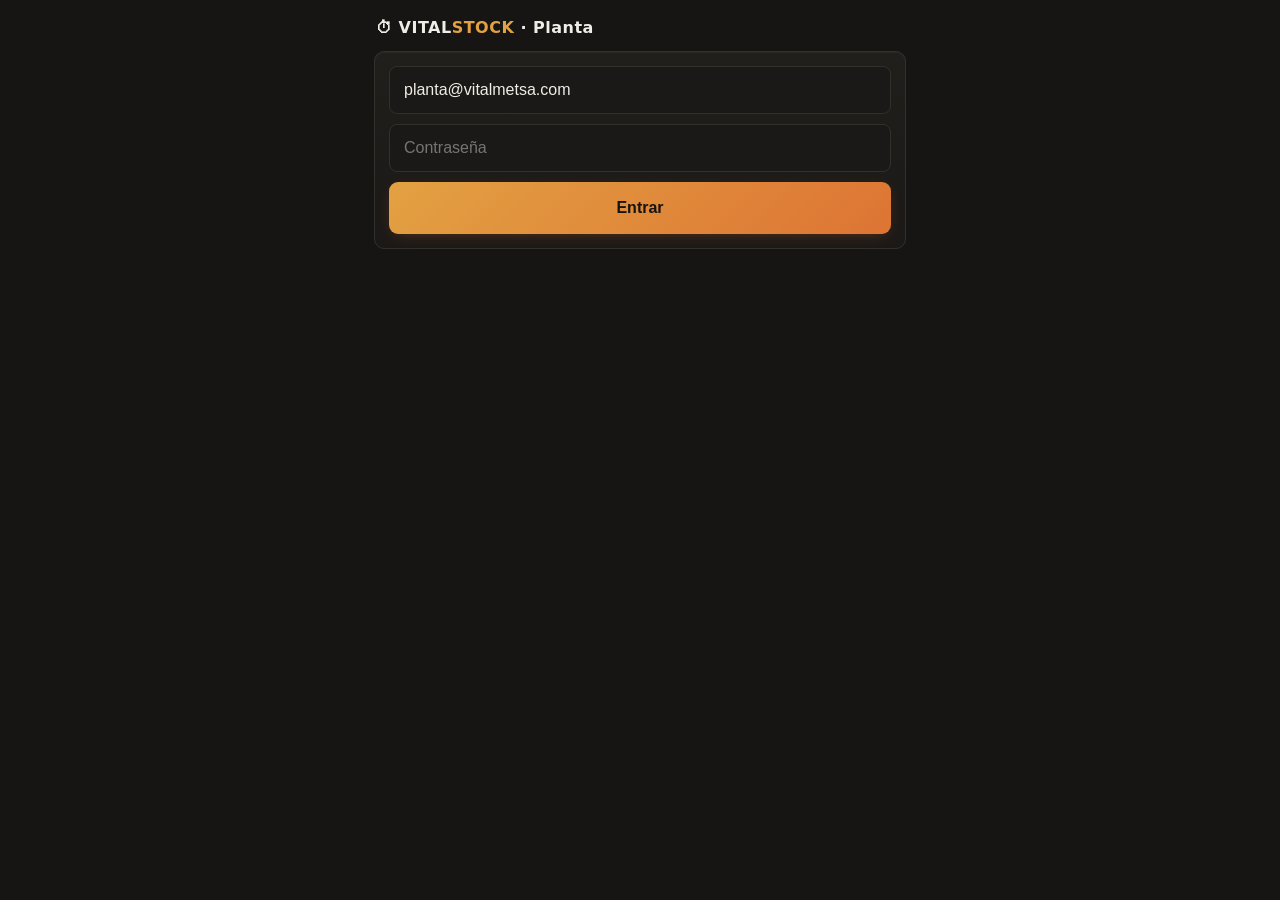
<file: planta.html>
<!DOCTYPE html>
<html lang="es">
<head>
<meta charset="UTF-8">
<meta name="viewport" content="width=device-width,initial-scale=1,viewport-fit=cover">
<meta name="theme-color" content="#161514">
<title>VitalStock · Planta</title>
<style>
/* Piel luna "Hierro y Ámbar" (DESIGN.md) — planta es luna-only, no hay modo sol.
   --amber acá cumple el rol brasa (hold/pausa) para distinguirse del acento ámbar. */
:root{--bg:#161514;--bg2:#1b1917;--bg3:#211f1c;--border:#33302c;--text:#f0ece6;--text2:#a5a09a;--text3:#8a857d;--accent:#e3a142;--green:#5aaa78;--amber:#e0764a;--coral:#df5a4a;--mono:ui-monospace,'SF Mono',Menlo,monospace}
*{box-sizing:border-box;margin:0;padding:0;-webkit-tap-highlight-color:transparent}
body{background:var(--bg);color:var(--text);font-family:-apple-system,system-ui,'Segoe UI',Roboto,sans-serif;min-height:100vh}
.wrap{max-width:560px;margin:0 auto;padding:14px 14px 60px}
header{display:flex;align-items:center;justify-content:space-between;padding:4px 2px 14px}
header .brand{font-weight:700;font-size:16px;letter-spacing:.5px}
header .brand span{color:var(--accent)}
header button{background:none;border:1px solid var(--border);color:var(--text3);border-radius:6px;padding:6px 10px;font-size:12px}
.card{background:linear-gradient(180deg,#211f1c,#1b1917);border:1px solid var(--border);border-radius:10px;padding:14px;margin-bottom:10px;box-shadow:inset 0 1px 0 rgba(255,255,255,.04)}
.op-head{margin-bottom:14px}
.op-head .nro{font-family:var(--mono);color:var(--accent);font-size:13px}
.op-head .pieza{font-size:19px;font-weight:700;margin:2px 0 4px}
.op-head .meta{color:var(--text2);font-size:13px}
.paso{display:flex;flex-direction:column;gap:10px}
.paso-top{display:flex;align-items:baseline;justify-content:space-between;gap:8px}
.paso-nombre{font-size:16px;font-weight:600}
.paso-maquina{color:var(--text3);font-size:12px}
.paso-timer{font-family:var(--mono);font-size:20px;font-weight:700}
.paso-timer.live{color:var(--green)}
.badge{display:inline-block;font-size:10px;font-weight:700;letter-spacing:.5px;padding:2px 7px;border-radius:10px;vertical-align:2px;margin-left:6px}
.badge.hold{background:rgba(224,118,74,.14);color:var(--amber);border:1px solid var(--amber)}
.badge.witness{background:rgba(227,161,66,.12);color:var(--accent);border:1px solid var(--accent)}
.badge.pausa{background:rgba(223,90,74,.12);color:var(--coral);border:1px solid var(--coral)}
.badge.ok{background:rgba(90,170,120,.12);color:var(--green);border:1px solid var(--green)}
.acciones{display:flex;gap:8px}
.btn{flex:1;min-height:54px;border-radius:9px;border:1px solid var(--border);background:var(--bg3);color:var(--text);font-size:15px;font-weight:700;letter-spacing:.3px}
.btn:active{transform:scale(.98)}
.btn.play{border-color:var(--green);color:var(--green)}
.btn.pause{border-color:var(--amber);color:var(--amber)}
.btn.stop{border-color:var(--coral);color:var(--coral)}
.btn[disabled]{opacity:.35}
.bloqueado{color:var(--amber);font-size:12px}
.done{color:var(--text3)}
.done .paso-nombre{text-decoration:line-through;color:var(--text3);font-weight:400}
input{width:100%;background:var(--bg2);border:1px solid var(--border);color:var(--text);border-radius:8px;padding:14px;font-size:16px;margin-bottom:10px}
.btn-primary{width:100%;min-height:52px;background:linear-gradient(135deg,#e3a142,#dd7434);border:none;color:#161310;font-size:16px;font-weight:700;border-radius:9px;box-shadow:0 4px 16px -6px rgba(224,100,46,.4)}
.err{color:var(--coral);font-size:13px;margin:6px 0;display:none}
.err.visible{display:block}
.lista-item{display:block;width:100%;text-align:left}
.lista-item .nro{font-family:var(--mono);color:var(--accent);font-size:12px}
.lista-item .pieza{font-size:16px;font-weight:600;margin-top:2px}
.lista-item .meta{color:var(--text3);font-size:12px;margin-top:2px}
.msg{text-align:center;padding:40px 10px;color:var(--text2)}
.msg a{color:var(--accent)}
#sheet-backdrop{display:none;position:fixed;inset:0;background:rgba(0,0,0,.6);z-index:9}
#sheet{display:none;position:fixed;left:0;right:0;bottom:0;background:var(--bg2);border-top:1px solid var(--border);border-radius:16px 16px 0 0;padding:16px 14px 30px;z-index:10}
#sheet h3{font-size:14px;color:var(--text2);margin-bottom:12px;text-align:center}
#sheet .motivos{display:grid;grid-template-columns:1fr 1fr;gap:8px}
#sheet button{min-height:56px;border-radius:9px;border:1px solid var(--border);background:var(--bg3);color:var(--text);font-size:13px;font-weight:600;text-align:left;padding:8px 10px}
#sheet button small{display:block;font-size:9px;letter-spacing:1px;text-transform:uppercase;color:var(--text3);margin-bottom:2px}
#sheet button.plan{border-left:3px solid var(--green)}
#sheet button.noplan{border-left:3px solid var(--coral)}
#toast{position:fixed;left:50%;bottom:24px;transform:translateX(-50%) translateY(80px);background:var(--bg3);border:1px solid var(--border);color:var(--text);padding:12px 18px;border-radius:9px;font-size:14px;transition:transform .2s;z-index:20;max-width:90vw}
#toast.show{transform:translateX(-50%) translateY(0)}
#toast.err{border-color:var(--coral);color:var(--coral)}
</style>
</head>
<body>
<div class="wrap">
  <header>
    <div class="brand">⏱ VITAL<span>STOCK</span> · Planta</div>
    <button id="btn-salir" onclick="logout()" style="display:none">Salir</button>
  </header>

  <div id="view-login" style="display:none">
    <div class="card">
      <input type="email" id="login-email" placeholder="Email" autocomplete="username" value="planta@vitalmetsa.com">
      <input type="password" id="login-pass" placeholder="Contraseña" autocomplete="current-password">
      <div class="err" id="login-err"></div>
      <button class="btn-primary" id="btn-login" onclick="doLogin()">Entrar</button>
    </div>
  </div>

  <div id="view-msg" style="display:none" class="msg"></div>
  <div id="view-lista" style="display:none"></div>
  <div id="view-op" style="display:none">
    <div class="op-head" id="op-head"></div>
    <div id="op-pasos"></div>
  </div>
</div>

<div id="sheet-backdrop" onclick="closeSheet()"></div>
<div id="sheet">
  <h3>¿Por qué pausás?</h3>
  <div class="motivos">
    <button class="plan" onclick="pausar('Setup / cambio herramienta')"><small>Planificada</small>Setup / cambio</button>
    <button class="plan" onclick="pausar('Almuerzo / descanso')"><small>Planificada</small>Almuerzo / descanso</button>
    <button class="plan" onclick="pausar('Fin de turno')"><small>Planificada</small>Fin de turno</button>
    <button class="noplan" onclick="pausar('Falta de material')"><small>No planif.</small>Falta material</button>
    <button class="noplan" onclick="pausar('Rotura de máquina')"><small>No planif.</small>Rotura máquina</button>
    <button class="noplan" onclick="pausar('Reproceso / control')"><small>No planif.</small>Reproceso / control</button>
    <button class="noplan" onclick="pausar('Esperando operario')"><small>No planif.</small>Esperando operario</button>
    <button onclick="pausar('Otro')"><small>General</small>Otro</button>
  </div>
</div>
<div id="toast"></div>

<script>
'use strict';
// ─── Config (copiada de index.html — misma Supabase) ────────────────
const SUPA_URL='https://dqvlqhaxgvtilhiuatpv.supabase.co';
const SUPA_KEY='eyJhbGciOiJIUzI1NiIsInR5cCI6IkpXVCJ9.eyJpc3MiOiJzdXBhYmFzZSIsInJlZiI6ImRxdmxxaGF4Z3Z0aWxoaXVhdHB2Iiwicm9sZSI6ImFub24iLCJpYXQiOjE3NzU1MDU4MzcsImV4cCI6MjA5MTA4MTgzN30.-3sLblqE1qbEBTVfxT_88AtzLc_XfyvIBBLnm7nHGc8';
const EMPRESA_ID='a0a19507-2a50-4e80-a716-e9459f51d653';
const LS_KEY='planta_session';

let session=null;
let op=null,pasos=[],entries=[];
let tickInt=null;

// ─── Helpers puros (testeados en tests/planta.test.js) ──────────────
function esc(s){return String(s??'').replace(/[&<>"']/g,c=>({'&':'&amp;','<':'&lt;','>':'&gt;','"':'&quot;',"'":'&#39;'}[c]));}
function fmtFecha(f){if(!f)return'';const m=String(f).match(/^(\d{4})-(\d{2})-(\d{2})/);return m?`${m[3]}/${m[2]}/${m[1]}`:String(f);}
function fmtTimerSec(s){const h=Math.floor(s/3600),m=Math.floor((s%3600)/60),x=s%60;return `${String(h).padStart(2,'0')}:${String(m).padStart(2,'0')}:${String(x).padStart(2,'0')}`;}
function secSince(iso){return Math.max(0,Math.round((Date.now()-new Date(iso).getTime())/1000));}
function openOf(pasoId,tipo){return entries.find(e=>e.operacion_id===pasoId&&e.tipo===tipo&&!e.ended_at)||null;}
function holdPrevioSinFirmar(paso){return pasos.some(p=>p.secuencia<paso.secuencia&&p.tipo_punto==='hold'&&!p.signoff_at);}
function minutosCerrados(pasoId){return entries.filter(e=>e.operacion_id===pasoId&&e.tipo==='productivo'&&e.ended_at).reduce((a,e)=>a+(new Date(e.ended_at)-new Date(e.started_at))/60000,0);}

// ─── Supabase REST (patrón db() de index.html, reducido) ────────────
function authH(){return{'Content-Type':'application/json','apikey':SUPA_KEY,'Authorization':'Bearer '+(session?.access_token||SUPA_KEY),'Prefer':'return=representation'};}
async function db(method,table,params='',body){
  let r=await fetch(`${SUPA_URL}/rest/v1/${table}${params}`,{method,headers:authH(),body:body?JSON.stringify(body):undefined});
  if(r.status===401&&session?.refresh_token){
    if(await refreshTok())r=await fetch(`${SUPA_URL}/rest/v1/${table}${params}`,{method,headers:authH(),body:body?JSON.stringify(body):undefined});
    else{logout();throw new Error('Sesión vencida — entrá de nuevo');}
  }
  if(!r.ok){let e={};try{e=await r.json();}catch(_){/* sin body */}throw new Error(e.message||r.statusText);}
  return r.status===204?null:r.json();
}
const GET=(t,p)=>db('GET',t,p);
const POST=(t,b)=>db('POST',t,'',b);
const PATCH=(t,p,b)=>db('PATCH',t,p,b);

// ─── Auth ────────────────────────────────────────────────────────────
function saveSession(d){session={access_token:d.access_token,refresh_token:d.refresh_token,user:d.user};localStorage.setItem(LS_KEY,JSON.stringify(session));}
async function refreshTok(){
  try{
    const r=await fetch(`${SUPA_URL}/auth/v1/token?grant_type=refresh_token`,{method:'POST',headers:{'Content-Type':'application/json','apikey':SUPA_KEY},body:JSON.stringify({refresh_token:session.refresh_token})});
    if(!r.ok)return false;
    const d=await r.json();
    if(!d.access_token)return false;
    saveSession(d);return true;
  }catch(_){return false;}
}
async function doLogin(){
  const email=document.getElementById('login-email').value.trim();
  const pass=document.getElementById('login-pass').value;
  const errEl=document.getElementById('login-err');
  errEl.classList.remove('visible');
  if(!email||!pass){errEl.textContent='Completá email y contraseña';errEl.classList.add('visible');return;}
  const btn=document.getElementById('btn-login');btn.disabled=true;
  try{
    const r=await fetch(`${SUPA_URL}/auth/v1/token?grant_type=password`,{method:'POST',headers:{'Content-Type':'application/json','apikey':SUPA_KEY},body:JSON.stringify({email,password:pass})});
    const d=await r.json();
    if(!r.ok||!d.access_token)throw new Error(d.error_description||d.msg||'Email o contraseña incorrectos');
    saveSession(d);
    document.getElementById('btn-salir').style.display='';
    route();
  }catch(e){errEl.textContent=e.message;errEl.classList.add('visible');}
  finally{btn.disabled=false;}
}
function logout(){localStorage.removeItem(LS_KEY);session=null;stopTick();document.getElementById('btn-salir').style.display='none';show('view-login');}

// ─── Vistas ──────────────────────────────────────────────────────────
function show(id){['view-login','view-msg','view-lista','view-op'].forEach(v=>{document.getElementById(v).style.display=v===id?'':'none';});}
function showMsg(html){document.getElementById('view-msg').innerHTML=html;show('view-msg');stopTick();}
function toast(msg,err){const t=document.getElementById('toast');t.textContent=msg;t.className='show'+(err?' err':'');clearTimeout(toast._t);toast._t=setTimeout(()=>{t.className='';},3000);}

async function route(){
  const opId=new URLSearchParams(location.search).get('op');
  if(opId)await loadOP(opId);else await loadLista();
}

// Visor de plano (mig 060): la planta ve el plano de la pieza en el
// celular. Mismas validaciones de data-URL que el ERP.
async function verPlano(){
  if(!op?.codigo_plano)return;
  const win=window.open('','_blank');if(!win)return;
  const wdoc=win.document;
  wdoc.write('<!DOCTYPE html><html><head><title>Plano</title><meta name="viewport" content="width=device-width,initial-scale=1"></head><body style="margin:0;background:#111;display:flex;align-items:center;justify-content:center;min-height:100vh;font-family:sans-serif;color:#888">Cargando plano…</body></html>');
  wdoc.close();
  let fd=null;
  try{
    const r=await GET('planos',`?codigo=eq.${encodeURIComponent(op.codigo_plano)}&select=file_data,file_name`);
    fd=r&&r[0]&&r[0].file_data;
  }catch(e){fd=null;}
  if(!fd){win.close();alert('El plano '+op.codigo_plano+' no está cargado en el ERP (Producción → Planos).');return;}
  const isPDF=/^data:application\/pdf;base64,[A-Za-z0-9+/=]+$/.test(fd);
  const isImg=/^data:image\/(png|jpe?g|gif|webp);base64,[A-Za-z0-9+/=]+$/.test(fd);
  if(!isPDF&&!isImg){win.close();alert('Archivo de plano inválido');return;}
  if(isPDF){
    // Chrome bloquea data: URLs en <embed> — blob: + visor nativo del navegador
    const bin=atob(fd.slice(fd.indexOf(',')+1));
    const bytes=new Uint8Array(bin.length);
    for(let i=0;i<bin.length;i++)bytes[i]=bin.charCodeAt(i);
    win.location.replace(URL.createObjectURL(new Blob([bytes],{type:'application/pdf'})));
  }else{
    wdoc.body.innerHTML='';
    const img=wdoc.createElement('img');img.setAttribute('src',fd);img.style.maxWidth='100%';wdoc.body.appendChild(img);
  }
}

async function loadLista(){
  try{
    const list=await GET('ordenes_produccion','?estado=eq.en-proceso&order=created_at.desc&select=id,nro,pieza,cantidad,fecha');
    document.getElementById('view-lista').innerHTML=list.length
      ?list.map(o=>`<button class="card lista-item" onclick="location.search='?op=${o.id}'">
          <div class="nro">${esc(o.nro)}</div>
          <div class="pieza">${esc(o.pieza)}</div>
          <div class="meta">x${esc(o.cantidad)} · ${esc(fmtFecha(o.fecha)||'')}</div>
        </button>`).join('')
      :'<div class="msg">No hay órdenes en proceso.</div>';
    show('view-lista');stopTick();
  }catch(e){showMsg('Error al cargar: '+esc(e.message)+'<br><br><a href="planta.html">Reintentar</a>');}
}

async function loadOP(opId){
  try{
    const rows=await GET('ordenes_produccion',`?id=eq.${opId}&select=id,nro,pieza,cantidad,estado,fecha,codigo_plano`);
    op=rows[0]||null;
    if(!op){showMsg('OP no encontrada.<br><br><a href="planta.html">Ver órdenes en proceso</a>');return;}
    pasos=await GET('op_operaciones',`?orden_id=eq.${opId}&order=secuencia.asc`);
    entries=pasos.length?await GET('op_time_entries',`?operacion_id=in.(${pasos.map(p=>p.id).join(',')})&order=started_at.asc`):[];
    renderOP();show('view-op');startTick();
  }catch(e){showMsg('Error al cargar: '+esc(e.message)+'<br><br><a href="planta.html">Ver órdenes en proceso</a>');}
}

function renderOP(){
  document.getElementById('op-head').innerHTML=`
    <div class="nro">${esc(op.nro)}${op.estado!=='en-proceso'?` <span class="badge ok">${esc(op.estado)}</span>`:''}</div>
    <div class="pieza">${esc(op.pieza)}</div>
    <div class="meta">x${esc(op.cantidad)} unidades${op.fecha?' · '+esc(fmtFecha(op.fecha)):''}</div>
    ${op.codigo_plano?`<button class="btn" style="margin-top:10px;min-height:46px;border-color:var(--accent);color:var(--accent);width:100%" onclick="verPlano()">📐 VER PLANO ${esc(op.codigo_plano)}</button>`:''}`;
  document.getElementById('op-pasos').innerHTML=pasos.length?pasos.map(p=>{
    const prod=openOf(p.id,'productivo'),pausa=openOf(p.id,'pausa');
    const qc=p.tipo_punto==='hold'?`<span class="badge hold">HOLD${p.signoff_at?' ✓':''}</span>`
            :p.tipo_punto==='witness'?`<span class="badge witness">WITNESS${p.signoff_at?' ✓':''}</span>`:'';
    const bloqueado=holdPrevioSinFirmar(p);
    const done=p.estado==='completada';
    const timer=`<span class="paso-timer${prod?' live':''}" id="t-${p.id}">${fmtTimerSec(Math.round(minutosCerrados(p.id)*60)+(prod?secSince(prod.started_at):0))}</span>`;
    let acciones='';
    if(done)acciones='';
    else if(bloqueado)acciones=`<div class="bloqueado">🔒 Bloqueado: hay un punto HOLD anterior sin liberar (se firma desde el ERP).</div>`;
    else if(prod)acciones=`<div class="acciones"><button class="btn pause" onclick="openSheet('${p.id}')">⏸ PAUSAR</button><button class="btn stop" onclick="finalizar('${p.id}',this)">■ FINALIZAR</button></div>`;
    else acciones=`<div class="acciones"><button class="btn play" onclick="iniciar('${p.id}',this)">▶ INICIAR</button>${p.estado==='en_curso'?`<button class="btn stop" onclick="finalizar('${p.id}',this)">■ FINALIZAR</button>`:''}</div>`;
    return `<div class="card paso${done?' done':''}">
      <div class="paso-top">
        <div><span class="paso-nombre">${done?'✓ ':''}${esc(p.nombre)}</span>${qc}${pausa?`<span class="badge pausa">⏸ ${esc(pausa.motivo||'pausa')}</span>`:''}
          ${p.maquina?`<div class="paso-maquina">${esc(p.maquina)}</div>`:''}</div>
        ${timer}
      </div>
      ${acciones}
    </div>`;
  }).join(''):'<div class="msg">Esta OP no tiene operaciones cargadas.</div>';
}

// ─── Tick de cronómetros (solo texto, sin re-render) ────────────────
function startTick(){stopTick();tickInt=setInterval(()=>{
  pasos.forEach(p=>{
    const prod=openOf(p.id,'productivo');if(!prod)return;
    const el=document.getElementById('t-'+p.id);
    if(el)el.textContent=fmtTimerSec(Math.round(minutosCerrados(p.id)*60)+secSince(prod.started_at));
  });
},1000);}
function stopTick(){if(tickInt){clearInterval(tickInt);tickInt=null;}}

// ─── Acciones (misma semántica que startTiempoOp/confirmPauseTiempo/
//     completeTiempoOp del ERP; los quality gates los aplica la DB) ──
// Anti doble-tap: con wifi lento un segundo toque duplicaría time-entries.
// El botón tocado se deshabilita al instante y loadOP re-renderiza al final.
let accionBusy=false;
function lockBtn(btn){accionBusy=true;if(btn){btn.disabled=true;btn.textContent='…';}}
async function iniciar(pasoId,btn){
  if(accionBusy)return;
  const paso=pasos.find(p=>p.id===pasoId);if(!paso)return;
  if(paso.estado==='completada'){toast('Ese paso ya está completado',1);return;}
  if(openOf(pasoId,'productivo')){toast('Ese paso ya tiene un timer corriendo',1);return;}
  lockBtn(btn);
  try{
    const now=new Date().toISOString();
    await PATCH('op_time_entries',`?operacion_id=eq.${pasoId}&tipo=eq.pausa&ended_at=is.null`,{ended_at:now});
    await POST('op_time_entries',[{empresa_id:EMPRESA_ID,operacion_id:pasoId,operario_id:session.user.id,tipo:'productivo',started_at:now}]);
    if(paso.estado==='pendiente')await PATCH('op_operaciones',`?id=eq.${pasoId}`,{estado:'en_curso'});
    toast('▶ Timer iniciado · '+paso.nombre);
  }catch(e){toast('Error: '+e.message,1);}
  accionBusy=false;
  loadOP(op.id);
}

let pausaPasoId=null;
function openSheet(pasoId){
  if(accionBusy)return;
  if(!openOf(pasoId,'productivo')){toast('Ese paso no tiene timer corriendo',1);return;}
  pausaPasoId=pasoId;
  document.getElementById('sheet-backdrop').style.display='block';
  document.getElementById('sheet').style.display='block';
}
function closeSheet(){pausaPasoId=null;document.getElementById('sheet-backdrop').style.display='none';document.getElementById('sheet').style.display='none';}
async function pausar(motivo){
  const pasoId=pausaPasoId;closeSheet();
  if(!pasoId||accionBusy)return;
  lockBtn(null);
  try{
    const now=new Date().toISOString();
    await PATCH('op_time_entries',`?operacion_id=eq.${pasoId}&tipo=eq.productivo&ended_at=is.null`,{ended_at:now});
    await POST('op_time_entries',[{empresa_id:EMPRESA_ID,operacion_id:pasoId,operario_id:session.user.id,tipo:'pausa',motivo,started_at:now}]);
    toast('⏸ Pausado · '+motivo);
  }catch(e){toast('Error: '+e.message,1);}
  accionBusy=false;
  loadOP(op.id);
}

async function finalizar(pasoId,btn){
  if(accionBusy)return;
  const paso=pasos.find(p=>p.id===pasoId);if(!paso)return;
  if(!confirm(`¿Marcar "${paso.nombre}" como completado?`))return;
  lockBtn(btn);
  try{
    const now=new Date().toISOString();
    await PATCH('op_time_entries',`?operacion_id=eq.${pasoId}&ended_at=is.null`,{ended_at:now});
    await PATCH('op_operaciones',`?id=eq.${pasoId}`,{estado:'completada'});
    toast('✓ '+paso.nombre+' completado');
  }catch(e){toast('Error: '+e.message,1);}
  accionBusy=false;
  loadOP(op.id);
}

// ─── Init ────────────────────────────────────────────────────────────
document.addEventListener('visibilitychange',()=>{if(!document.hidden&&session&&op&&document.getElementById('view-op').style.display!=='none')loadOP(op.id);});
(function init(){
  try{session=JSON.parse(localStorage.getItem(LS_KEY))||null;}catch(_){session=null;}
  if(session&&session.access_token){document.getElementById('btn-salir').style.display='';route();}
  else show('view-login');
})();
</script>
</body>
</html>
</file>
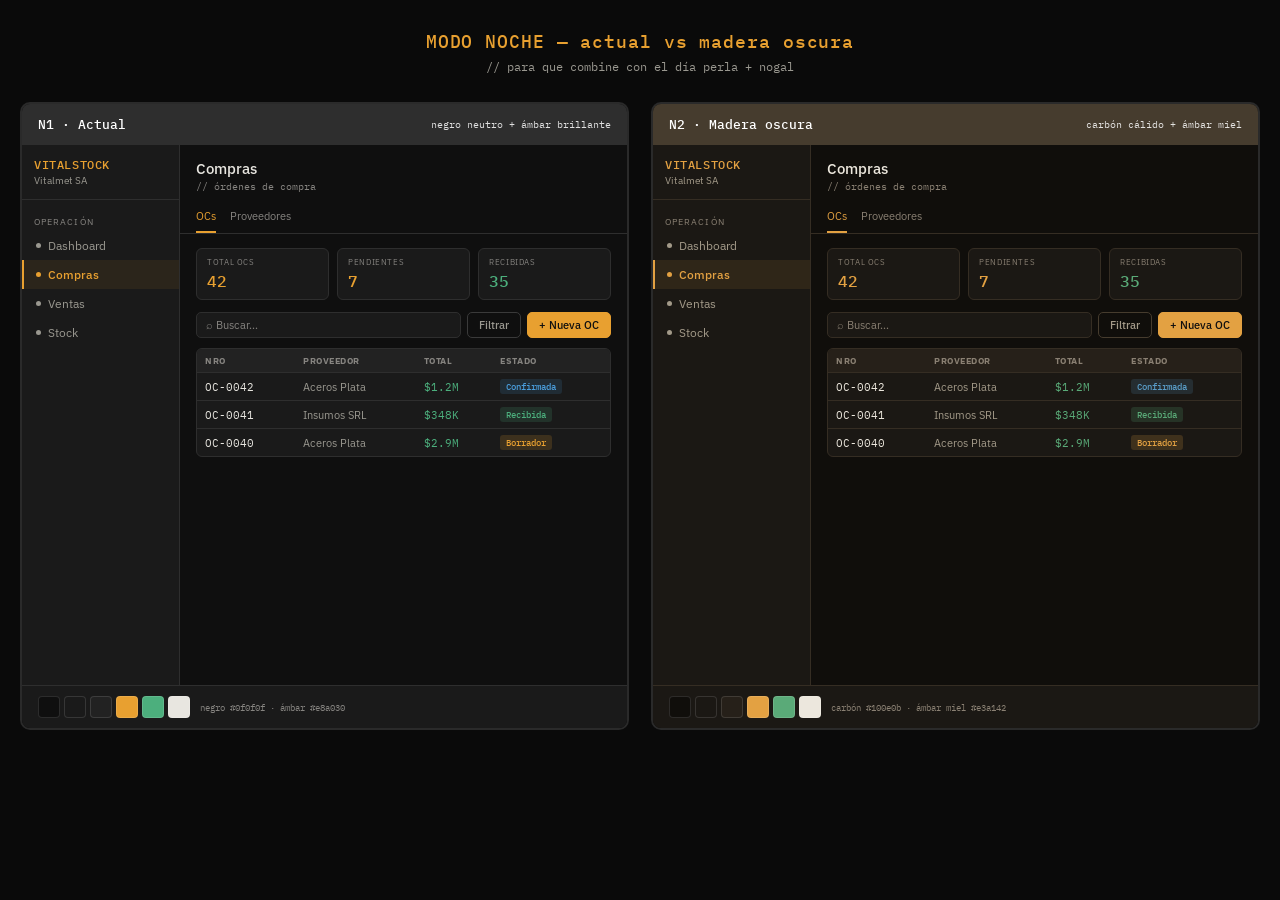
<file: mockups/dark-wood-preview.html>
<!DOCTYPE html>
<html lang="es">
<head>
<meta charset="UTF-8">
<title>Modo Noche — actual vs madera oscura</title>
<link href="https://fonts.googleapis.com/css2?family=IBM+Plex+Mono:wght@400;500&family=IBM+Plex+Sans:wght@300;400;500;600&display=swap" rel="stylesheet">
<style>
*,*::before,*::after{box-sizing:border-box;margin:0;padding:0}
body{font-family:'IBM Plex Sans',sans-serif;background:#0a0a0a;padding:30px 20px;color:#e8e6e0}
.mono{font-family:'IBM Plex Mono',monospace}
h1{font-size:18px;font-weight:500;text-align:center;margin-bottom:6px;color:#e8a030;font-family:'IBM Plex Mono',monospace;letter-spacing:.05em}
.sub{text-align:center;font-size:12px;color:#9a9890;margin-bottom:28px;font-family:'IBM Plex Mono',monospace}
.grid{display:grid;grid-template-columns:repeat(2,1fr);gap:22px;max-width:1300px;margin:0 auto}
@media(max-width:1000px){.grid{grid-template-columns:1fr}}
.opt{border-radius:10px;overflow:hidden;border:2px solid #2a2a2a}
.opt-label{padding:12px 16px;font-family:'IBM Plex Mono',monospace;font-size:13px;font-weight:500;display:flex;justify-content:space-between;align-items:center;color:#fff}
.opt-label .tag{font-size:10px;opacity:.85;font-weight:400}
.app{display:flex;height:540px;font-size:13px}
.sidebar{width:158px;flex-shrink:0;display:flex;flex-direction:column}
.logo{padding:12px;border-bottom:1px solid var(--border)}
.logo-t{font-family:'IBM Plex Mono',monospace;font-size:12px;font-weight:500;color:var(--accent);letter-spacing:.05em}
.logo-s{font-size:10px;margin-top:2px}
.nav{padding:8px 0;flex:1}
.nav-sec{font-size:9px;letter-spacing:.12em;text-transform:uppercase;padding:8px 12px 4px}
.nav-i{display:flex;align-items:center;gap:7px;padding:7px 12px;font-size:12px;border-left:2px solid transparent}
.nav-i.active{border-left-color:var(--accent);font-weight:500}
.nav-dot{width:5px;height:5px;border-radius:50%;background:currentColor}
.main{flex:1;overflow:hidden;display:flex;flex-direction:column}
.ph{padding:14px 16px 0;border-bottom:1px solid var(--border)}
.ph-t{font-size:15px;font-weight:500}
.ph-s{font-size:10px;font-family:'IBM Plex Mono',monospace;margin:2px 0 10px}
.tabs{display:flex;gap:14px}
.tab{font-size:11px;padding:6px 0 8px;border-bottom:2px solid transparent}
.tab.active{color:var(--accent);border-bottom-color:var(--accent)}
.body{padding:14px 16px;flex:1;overflow:hidden}
.stats{display:grid;grid-template-columns:repeat(3,1fr);gap:8px;margin-bottom:12px}
.stat{border:1px solid var(--border);border-radius:6px;padding:8px 10px}
.stat-l{font-size:8px;text-transform:uppercase;letter-spacing:.08em;margin-bottom:4px}
.stat-v{font-family:'IBM Plex Mono',monospace;font-size:16px;font-weight:500}
.toolbar{display:flex;gap:6px;margin-bottom:10px}
.search{flex:1;border:1px solid var(--border);border-radius:5px;padding:5px 9px;font-size:11px}
.btn{padding:5px 11px;border-radius:5px;font-size:11px;font-weight:500;border:1px solid;display:inline-flex;align-items:center;gap:4px}
.btn-pri{background:var(--accent);border-color:var(--accent);color:#0f0f0f}
.btn-gh{background:transparent;border-color:var(--border2)}
.tw{border:1px solid var(--border);border-radius:6px;overflow:hidden}
table{width:100%;border-collapse:collapse}
th{padding:6px 8px;text-align:left;font-size:9px;text-transform:uppercase;letter-spacing:.06em;border-bottom:1px solid var(--border)}
td{padding:6px 8px;font-size:11px;border-bottom:1px solid var(--border)}
tr:last-child td{border-bottom:none}
.badge{display:inline-block;padding:2px 6px;border-radius:3px;font-size:9px;font-family:'IBM Plex Mono',monospace;font-weight:500}
.swatches{display:flex;gap:4px;padding:10px 16px;border-top:1px solid var(--border);align-items:center}
.sw{width:22px;height:22px;border-radius:4px;border:1px solid rgba(255,255,255,.12)}
.sw-lab{font-family:'IBM Plex Mono',monospace;font-size:9px;margin-left:6px}
</style>
</head>
<body>
<h1>MODO NOCHE — actual vs madera oscura</h1>
<div class="sub">// para que combine con el día perla + nogal</div>

<div class="grid">

  <!-- N1: ACTUAL (negro neutro + ámbar) -->
  <div class="opt" style="--bg:#0f0f0f;--surface:#1a1a1a;--surface2:#222;--border:#2e2e2e;--border2:#3a3a3a;--accent:#e8a030;--teal:#2ab4a0;--blue:#4a9edd;--green:#4caf7d;--red:#e05252;--text:#e8e6e0;--text2:#9a9890;--text3:#868480">
    <div class="opt-label" style="background:#2e2e2e"><span>N1 · Actual</span><span class="tag">negro neutro + ámbar brillante</span></div>
    <div class="app" style="background:var(--bg);color:var(--text)">
      <div class="sidebar" style="background:var(--surface);border-right:1px solid var(--border)">
        <div class="logo"><div class="logo-t">VITALSTOCK</div><div class="logo-s" style="color:var(--text2)">Vitalmet SA</div></div>
        <div class="nav">
          <div class="nav-sec" style="color:var(--text3)">Operación</div>
          <div class="nav-i" style="color:var(--text2)"><span class="nav-dot"></span>Dashboard</div>
          <div class="nav-i active" style="color:var(--accent);background:rgba(232,160,48,.08)"><span class="nav-dot"></span>Compras</div>
          <div class="nav-i" style="color:var(--text2)"><span class="nav-dot"></span>Ventas</div>
          <div class="nav-i" style="color:var(--text2)"><span class="nav-dot"></span>Stock</div>
        </div>
      </div>
      <div class="main">
        <div class="ph"><div class="ph-t">Compras</div><div class="ph-s" style="color:var(--text3)">// órdenes de compra</div><div class="tabs"><div class="tab active">OCs</div><div class="tab" style="color:var(--text3)">Proveedores</div></div></div>
        <div class="body">
          <div class="stats">
            <div class="stat" style="background:var(--surface)"><div class="stat-l" style="color:var(--text3)">Total OCs</div><div class="stat-v" style="color:var(--accent)">42</div></div>
            <div class="stat" style="background:var(--surface)"><div class="stat-l" style="color:var(--text3)">Pendientes</div><div class="stat-v" style="color:var(--accent)">7</div></div>
            <div class="stat" style="background:var(--surface)"><div class="stat-l" style="color:var(--text3)">Recibidas</div><div class="stat-v" style="color:var(--green)">35</div></div>
          </div>
          <div class="toolbar"><div class="search" style="background:var(--surface);color:var(--text3)">⌕ Buscar...</div><div class="btn btn-gh" style="color:var(--text2)">Filtrar</div><div class="btn btn-pri">+ Nueva OC</div></div>
          <div class="tw" style="background:var(--surface)">
            <table>
              <thead><tr style="background:var(--surface2)"><th style="color:var(--text3)">Nro</th><th style="color:var(--text3)">Proveedor</th><th style="color:var(--text3)">Total</th><th style="color:var(--text3)">Estado</th></tr></thead>
              <tbody>
                <tr><td class="mono" style="color:var(--text)">OC-0042</td><td style="color:var(--text2)">Aceros Plata</td><td class="mono" style="color:var(--green)">$1.2M</td><td><span class="badge" style="background:rgba(74,158,221,.14);color:var(--blue)">Confirmada</span></td></tr>
                <tr><td class="mono" style="color:var(--text)">OC-0041</td><td style="color:var(--text2)">Insumos SRL</td><td class="mono" style="color:var(--green)">$348K</td><td><span class="badge" style="background:rgba(76,175,125,.16);color:var(--green)">Recibida</span></td></tr>
                <tr><td class="mono" style="color:var(--text)">OC-0040</td><td style="color:var(--text2)">Aceros Plata</td><td class="mono" style="color:var(--green)">$2.9M</td><td><span class="badge" style="background:rgba(232,160,48,.16);color:var(--accent)">Borrador</span></td></tr>
              </tbody>
            </table>
          </div>
        </div>
      </div>
    </div>
    <div class="swatches" style="background:var(--surface)">
      <div class="sw" style="background:#0f0f0f"></div><div class="sw" style="background:#1a1a1a"></div><div class="sw" style="background:#222"></div><div class="sw" style="background:#e8a030"></div><div class="sw" style="background:#4caf7d"></div><div class="sw" style="background:#e8e6e0"></div>
      <span class="sw-lab" style="color:var(--text3)">negro #0f0f0f · ámbar #e8a030</span>
    </div>
  </div>

  <!-- N2: MADERA OSCURA (carbón cálido + ámbar miel) -->
  <div class="opt" style="--bg:#100e0b;--surface:#1b1814;--surface2:#262019;--border:#352d23;--border2:#463c2e;--accent:#e3a142;--teal:#36b09e;--blue:#5a9ec9;--green:#5aaa78;--red:#df5a4a;--text:#ece7dd;--text2:#a39a89;--text3:#8a8073">
    <div class="opt-label" style="background:#463c2e"><span>N2 · Madera oscura</span><span class="tag">carbón cálido + ámbar miel</span></div>
    <div class="app" style="background:var(--bg);color:var(--text)">
      <div class="sidebar" style="background:var(--surface);border-right:1px solid var(--border)">
        <div class="logo"><div class="logo-t">VITALSTOCK</div><div class="logo-s" style="color:var(--text2)">Vitalmet SA</div></div>
        <div class="nav">
          <div class="nav-sec" style="color:var(--text3)">Operación</div>
          <div class="nav-i" style="color:var(--text2)"><span class="nav-dot"></span>Dashboard</div>
          <div class="nav-i active" style="color:var(--accent);background:rgba(227,161,66,.10)"><span class="nav-dot"></span>Compras</div>
          <div class="nav-i" style="color:var(--text2)"><span class="nav-dot"></span>Ventas</div>
          <div class="nav-i" style="color:var(--text2)"><span class="nav-dot"></span>Stock</div>
        </div>
      </div>
      <div class="main">
        <div class="ph"><div class="ph-t">Compras</div><div class="ph-s" style="color:var(--text3)">// órdenes de compra</div><div class="tabs"><div class="tab active">OCs</div><div class="tab" style="color:var(--text3)">Proveedores</div></div></div>
        <div class="body">
          <div class="stats">
            <div class="stat" style="background:var(--surface)"><div class="stat-l" style="color:var(--text3)">Total OCs</div><div class="stat-v" style="color:var(--accent)">42</div></div>
            <div class="stat" style="background:var(--surface)"><div class="stat-l" style="color:var(--text3)">Pendientes</div><div class="stat-v" style="color:var(--accent)">7</div></div>
            <div class="stat" style="background:var(--surface)"><div class="stat-l" style="color:var(--text3)">Recibidas</div><div class="stat-v" style="color:var(--green)">35</div></div>
          </div>
          <div class="toolbar"><div class="search" style="background:var(--surface);color:var(--text3)">⌕ Buscar...</div><div class="btn btn-gh" style="color:var(--text2)">Filtrar</div><div class="btn btn-pri">+ Nueva OC</div></div>
          <div class="tw" style="background:var(--surface)">
            <table>
              <thead><tr style="background:var(--surface2)"><th style="color:var(--text3)">Nro</th><th style="color:var(--text3)">Proveedor</th><th style="color:var(--text3)">Total</th><th style="color:var(--text3)">Estado</th></tr></thead>
              <tbody>
                <tr><td class="mono" style="color:var(--text)">OC-0042</td><td style="color:var(--text2)">Aceros Plata</td><td class="mono" style="color:var(--green)">$1.2M</td><td><span class="badge" style="background:rgba(90,158,201,.16);color:var(--blue)">Confirmada</span></td></tr>
                <tr><td class="mono" style="color:var(--text)">OC-0041</td><td style="color:var(--text2)">Insumos SRL</td><td class="mono" style="color:var(--green)">$348K</td><td><span class="badge" style="background:rgba(90,170,120,.18);color:var(--green)">Recibida</span></td></tr>
                <tr><td class="mono" style="color:var(--text)">OC-0040</td><td style="color:var(--text2)">Aceros Plata</td><td class="mono" style="color:var(--green)">$2.9M</td><td><span class="badge" style="background:rgba(227,161,66,.18);color:var(--accent)">Borrador</span></td></tr>
              </tbody>
            </table>
          </div>
        </div>
      </div>
    </div>
    <div class="swatches" style="background:var(--surface)">
      <div class="sw" style="background:#100e0b"></div><div class="sw" style="background:#1b1814"></div><div class="sw" style="background:#262019"></div><div class="sw" style="background:#e3a142"></div><div class="sw" style="background:#5aaa78"></div><div class="sw" style="background:#ece7dd"></div>
      <span class="sw-lab" style="color:var(--text3)">carbón #100e0b · ámbar miel #e3a142</span>
    </div>
  </div>

</div>
</body>
</html>
</file>
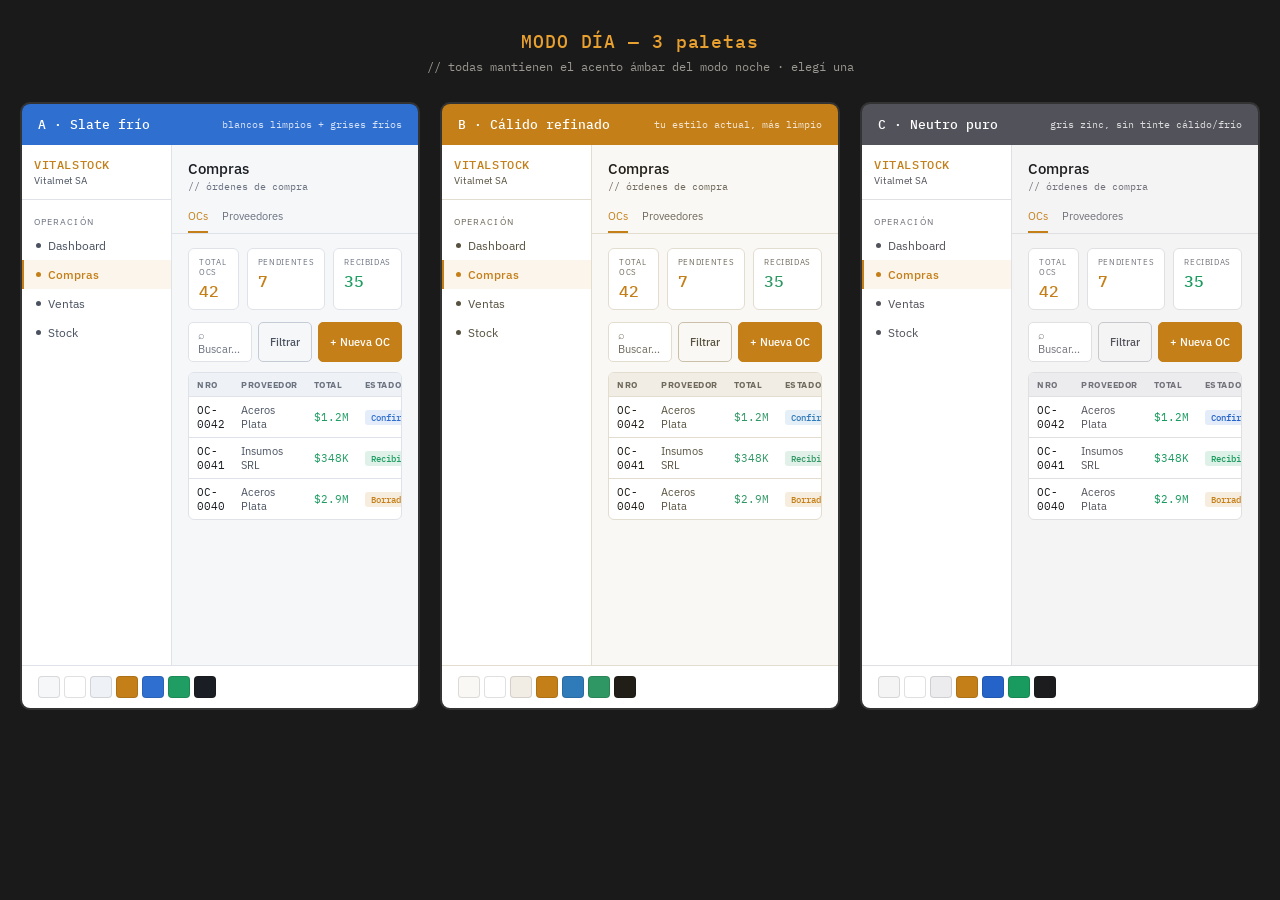
<file: mockups/light-palettes-preview.html>
<!DOCTYPE html>
<html lang="es">
<head>
<meta charset="UTF-8">
<title>Modo Día — Comparación de paletas</title>
<link href="https://fonts.googleapis.com/css2?family=IBM+Plex+Mono:wght@400;500&family=IBM+Plex+Sans:wght@300;400;500;600&display=swap" rel="stylesheet">
<style>
*,*::before,*::after{box-sizing:border-box;margin:0;padding:0}
body{font-family:'IBM Plex Sans',sans-serif;background:#1a1a1a;padding:30px 20px;color:#e8e6e0}
.mono{font-family:'IBM Plex Mono',monospace}
h1{font-size:18px;font-weight:500;text-align:center;margin-bottom:6px;color:#e8a030;font-family:'IBM Plex Mono',monospace;letter-spacing:.05em}
.sub{text-align:center;font-size:12px;color:#9a9890;margin-bottom:28px;font-family:'IBM Plex Mono',monospace}
.grid{display:grid;grid-template-columns:repeat(3,1fr);gap:20px;max-width:1500px;margin:0 auto}
@media(max-width:1100px){.grid{grid-template-columns:1fr}}

/* Each palette card */
.opt{border-radius:10px;overflow:hidden;border:2px solid #333}
.opt-label{padding:12px 16px;font-family:'IBM Plex Mono',monospace;font-size:13px;font-weight:500;display:flex;justify-content:space-between;align-items:center;color:#fff}
.opt-label .tag{font-size:10px;opacity:.8;font-weight:400}

/* App mock using palette vars */
.app{display:flex;height:520px;font-size:13px}
.sidebar{width:150px;flex-shrink:0;display:flex;flex-direction:column;padding:0}
.logo{padding:12px;border-bottom:1px solid var(--border)}
.logo-t{font-family:'IBM Plex Mono',monospace;font-size:12px;font-weight:500;color:var(--accent);letter-spacing:.05em}
.logo-s{font-size:10px;margin-top:2px}
.nav{padding:8px 0;flex:1}
.nav-sec{font-size:9px;letter-spacing:.12em;text-transform:uppercase;padding:8px 12px 4px}
.nav-i{display:flex;align-items:center;gap:7px;padding:7px 12px;font-size:12px;border-left:2px solid transparent}
.nav-i.active{border-left-color:var(--accent);font-weight:500}
.nav-dot{width:5px;height:5px;border-radius:50%;background:currentColor}
.main{flex:1;overflow:hidden;display:flex;flex-direction:column}
.ph{padding:14px 16px 0;border-bottom:1px solid var(--border)}
.ph-t{font-size:15px;font-weight:500}
.ph-s{font-size:10px;font-family:'IBM Plex Mono',monospace;margin:2px 0 10px}
.tabs{display:flex;gap:14px}
.tab{font-size:11px;padding:6px 0 8px;border-bottom:2px solid transparent}
.tab.active{color:var(--accent);border-bottom-color:var(--accent)}
.body{padding:14px 16px;flex:1;overflow:hidden}
.stats{display:grid;grid-template-columns:repeat(3,1fr);gap:8px;margin-bottom:12px}
.stat{border:1px solid var(--border);border-radius:6px;padding:8px 10px}
.stat-l{font-size:8px;text-transform:uppercase;letter-spacing:.08em;margin-bottom:4px}
.stat-v{font-family:'IBM Plex Mono',monospace;font-size:16px;font-weight:500}
.toolbar{display:flex;gap:6px;margin-bottom:10px}
.search{flex:1;border:1px solid var(--border);border-radius:5px;padding:5px 9px;font-size:11px}
.btn{padding:5px 11px;border-radius:5px;font-size:11px;font-weight:500;border:1px solid;display:inline-flex;align-items:center;gap:4px}
.btn-pri{background:var(--accent);border-color:var(--accent);color:var(--on-accent)}
.btn-gh{background:transparent;border-color:var(--border2)}
.btn-dn{background:transparent;border-color:var(--red);color:var(--red)}
.tw{border:1px solid var(--border);border-radius:6px;overflow:hidden}
table{width:100%;border-collapse:collapse}
th{padding:6px 8px;text-align:left;font-size:9px;text-transform:uppercase;letter-spacing:.06em;border-bottom:1px solid var(--border)}
td{padding:6px 8px;font-size:11px;border-bottom:1px solid var(--border)}
tr:last-child td{border-bottom:none}
.badge{display:inline-block;padding:2px 6px;border-radius:3px;font-size:9px;font-family:'IBM Plex Mono',monospace;font-weight:500}
.swatches{display:flex;gap:4px;padding:10px 16px;border-top:1px solid var(--border)}
.sw{width:22px;height:22px;border-radius:4px;border:1px solid rgba(0,0,0,.12)}
</style>
</head>
<body>
<h1>MODO DÍA — 3 paletas</h1>
<div class="sub">// todas mantienen el acento ámbar del modo noche · elegí una</div>

<div class="grid">

  <!-- OPCIÓN A: Slate frío (SaaS moderno) -->
  <div class="opt" style="--bg:#f6f7f9;--surface:#ffffff;--surface2:#eef1f5;--border:#dfe3e9;--border2:#c5ccd6;--accent:#c47f18;--on-accent:#ffffff;--teal:#0f8f7e;--blue:#2f6fd0;--green:#1f9d63;--red:#d33b30;--coral:#d4663c;--text:#1a1d23;--text2:#4a5260;--text3:#6b7280">
    <div class="opt-label" style="background:#2f6fd0"><span>A · Slate frío</span><span class="tag">blancos limpios + grises fríos</span></div>
    <div class="app" style="background:var(--bg);color:var(--text)">
      <div class="sidebar" style="background:var(--surface);border-right:1px solid var(--border)">
        <div class="logo"><div class="logo-t">VITALSTOCK</div><div class="logo-s" style="color:var(--text2)">Vitalmet SA</div></div>
        <div class="nav">
          <div class="nav-sec" style="color:var(--text3)">Operación</div>
          <div class="nav-i" style="color:var(--text2)"><span class="nav-dot"></span>Dashboard</div>
          <div class="nav-i active" style="color:var(--accent);background:rgba(196,127,24,.08)"><span class="nav-dot"></span>Compras</div>
          <div class="nav-i" style="color:var(--text2)"><span class="nav-dot"></span>Ventas</div>
          <div class="nav-i" style="color:var(--text2)"><span class="nav-dot"></span>Stock</div>
        </div>
      </div>
      <div class="main">
        <div class="ph"><div class="ph-t">Compras</div><div class="ph-s" style="color:var(--text3)">// órdenes de compra</div><div class="tabs"><div class="tab active">OCs</div><div class="tab" style="color:var(--text3)">Proveedores</div></div></div>
        <div class="body">
          <div class="stats">
            <div class="stat" style="background:var(--surface)"><div class="stat-l" style="color:var(--text3)">Total OCs</div><div class="stat-v" style="color:var(--accent)">42</div></div>
            <div class="stat" style="background:var(--surface)"><div class="stat-l" style="color:var(--text3)">Pendientes</div><div class="stat-v" style="color:var(--accent)">7</div></div>
            <div class="stat" style="background:var(--surface)"><div class="stat-l" style="color:var(--text3)">Recibidas</div><div class="stat-v" style="color:var(--green)">35</div></div>
          </div>
          <div class="toolbar"><div class="search" style="background:var(--surface);color:var(--text3)">⌕ Buscar...</div><div class="btn btn-gh" style="color:var(--text2)">Filtrar</div><div class="btn btn-pri">+ Nueva OC</div></div>
          <div class="tw" style="background:var(--surface)">
            <table>
              <thead><tr style="background:var(--surface2)"><th style="color:var(--text3)">Nro</th><th style="color:var(--text3)">Proveedor</th><th style="color:var(--text3)">Total</th><th style="color:var(--text3)">Estado</th></tr></thead>
              <tbody>
                <tr><td class="mono" style="color:var(--text)">OC-0042</td><td style="color:var(--text2)">Aceros Plata</td><td class="mono" style="color:var(--green)">$1.2M</td><td><span class="badge" style="background:rgba(47,111,208,.12);color:var(--blue)">Confirmada</span></td></tr>
                <tr><td class="mono" style="color:var(--text)">OC-0041</td><td style="color:var(--text2)">Insumos SRL</td><td class="mono" style="color:var(--green)">$348K</td><td><span class="badge" style="background:rgba(31,157,99,.14);color:var(--green)">Recibida</span></td></tr>
                <tr><td class="mono" style="color:var(--text)">OC-0040</td><td style="color:var(--text2)">Aceros Plata</td><td class="mono" style="color:var(--green)">$2.9M</td><td><span class="badge" style="background:rgba(196,127,24,.14);color:var(--accent)">Borrador</span></td></tr>
              </tbody>
            </table>
          </div>
        </div>
      </div>
    </div>
    <div class="swatches" style="background:var(--surface)">
      <div class="sw" style="background:#f6f7f9" title="bg"></div><div class="sw" style="background:#ffffff" title="surface"></div><div class="sw" style="background:#eef1f5" title="surface2"></div><div class="sw" style="background:#c47f18" title="accent"></div><div class="sw" style="background:#2f6fd0" title="blue"></div><div class="sw" style="background:#1f9d63" title="green"></div><div class="sw" style="background:#1a1d23" title="text"></div>
    </div>
  </div>

  <!-- OPCIÓN B: Cálido refinado -->
  <div class="opt" style="--bg:#faf8f4;--surface:#ffffff;--surface2:#f1ede5;--border:#e3ddd0;--border2:#cabfa9;--accent:#c47f18;--on-accent:#ffffff;--teal:#1f8f7e;--blue:#2f7ab8;--green:#2f9764;--red:#c0392b;--coral:#c25a36;--text:#211e18;--text2:#57513f;--text3:#6f6a5c">
    <div class="opt-label" style="background:#c47f18"><span>B · Cálido refinado</span><span class="tag">tu estilo actual, más limpio</span></div>
    <div class="app" style="background:var(--bg);color:var(--text)">
      <div class="sidebar" style="background:var(--surface);border-right:1px solid var(--border)">
        <div class="logo"><div class="logo-t">VITALSTOCK</div><div class="logo-s" style="color:var(--text2)">Vitalmet SA</div></div>
        <div class="nav">
          <div class="nav-sec" style="color:var(--text3)">Operación</div>
          <div class="nav-i" style="color:var(--text2)"><span class="nav-dot"></span>Dashboard</div>
          <div class="nav-i active" style="color:var(--accent);background:rgba(196,127,24,.08)"><span class="nav-dot"></span>Compras</div>
          <div class="nav-i" style="color:var(--text2)"><span class="nav-dot"></span>Ventas</div>
          <div class="nav-i" style="color:var(--text2)"><span class="nav-dot"></span>Stock</div>
        </div>
      </div>
      <div class="main">
        <div class="ph"><div class="ph-t">Compras</div><div class="ph-s" style="color:var(--text3)">// órdenes de compra</div><div class="tabs"><div class="tab active">OCs</div><div class="tab" style="color:var(--text3)">Proveedores</div></div></div>
        <div class="body">
          <div class="stats">
            <div class="stat" style="background:var(--surface)"><div class="stat-l" style="color:var(--text3)">Total OCs</div><div class="stat-v" style="color:var(--accent)">42</div></div>
            <div class="stat" style="background:var(--surface)"><div class="stat-l" style="color:var(--text3)">Pendientes</div><div class="stat-v" style="color:var(--accent)">7</div></div>
            <div class="stat" style="background:var(--surface)"><div class="stat-l" style="color:var(--text3)">Recibidas</div><div class="stat-v" style="color:var(--green)">35</div></div>
          </div>
          <div class="toolbar"><div class="search" style="background:var(--surface);color:var(--text3)">⌕ Buscar...</div><div class="btn btn-gh" style="color:var(--text2)">Filtrar</div><div class="btn btn-pri">+ Nueva OC</div></div>
          <div class="tw" style="background:var(--surface)">
            <table>
              <thead><tr style="background:var(--surface2)"><th style="color:var(--text3)">Nro</th><th style="color:var(--text3)">Proveedor</th><th style="color:var(--text3)">Total</th><th style="color:var(--text3)">Estado</th></tr></thead>
              <tbody>
                <tr><td class="mono" style="color:var(--text)">OC-0042</td><td style="color:var(--text2)">Aceros Plata</td><td class="mono" style="color:var(--green)">$1.2M</td><td><span class="badge" style="background:rgba(47,122,184,.12);color:var(--blue)">Confirmada</span></td></tr>
                <tr><td class="mono" style="color:var(--text)">OC-0041</td><td style="color:var(--text2)">Insumos SRL</td><td class="mono" style="color:var(--green)">$348K</td><td><span class="badge" style="background:rgba(47,151,100,.14);color:var(--green)">Recibida</span></td></tr>
                <tr><td class="mono" style="color:var(--text)">OC-0040</td><td style="color:var(--text2)">Aceros Plata</td><td class="mono" style="color:var(--green)">$2.9M</td><td><span class="badge" style="background:rgba(196,127,24,.14);color:var(--accent)">Borrador</span></td></tr>
              </tbody>
            </table>
          </div>
        </div>
      </div>
    </div>
    <div class="swatches" style="background:var(--surface)">
      <div class="sw" style="background:#faf8f4"></div><div class="sw" style="background:#ffffff"></div><div class="sw" style="background:#f1ede5"></div><div class="sw" style="background:#c47f18"></div><div class="sw" style="background:#2f7ab8"></div><div class="sw" style="background:#2f9764"></div><div class="sw" style="background:#211e18"></div>
    </div>
  </div>

  <!-- OPCIÓN C: Neutro puro (gris zinc) -->
  <div class="opt" style="--bg:#f4f4f5;--surface:#ffffff;--surface2:#ececee;--border:#e0e0e3;--border2:#c8c8cd;--accent:#c47f18;--on-accent:#ffffff;--teal:#0e8f7c;--blue:#2563c9;--green:#199a5e;--red:#d23b30;--coral:#d2643a;--text:#1c1c1e;--text2:#52525b;--text3:#71717a">
    <div class="opt-label" style="background:#52525b"><span>C · Neutro puro</span><span class="tag">gris zinc, sin tinte cálido/frío</span></div>
    <div class="app" style="background:var(--bg);color:var(--text)">
      <div class="sidebar" style="background:var(--surface);border-right:1px solid var(--border)">
        <div class="logo"><div class="logo-t">VITALSTOCK</div><div class="logo-s" style="color:var(--text2)">Vitalmet SA</div></div>
        <div class="nav">
          <div class="nav-sec" style="color:var(--text3)">Operación</div>
          <div class="nav-i" style="color:var(--text2)"><span class="nav-dot"></span>Dashboard</div>
          <div class="nav-i active" style="color:var(--accent);background:rgba(196,127,24,.08)"><span class="nav-dot"></span>Compras</div>
          <div class="nav-i" style="color:var(--text2)"><span class="nav-dot"></span>Ventas</div>
          <div class="nav-i" style="color:var(--text2)"><span class="nav-dot"></span>Stock</div>
        </div>
      </div>
      <div class="main">
        <div class="ph"><div class="ph-t">Compras</div><div class="ph-s" style="color:var(--text3)">// órdenes de compra</div><div class="tabs"><div class="tab active">OCs</div><div class="tab" style="color:var(--text3)">Proveedores</div></div></div>
        <div class="body">
          <div class="stats">
            <div class="stat" style="background:var(--surface)"><div class="stat-l" style="color:var(--text3)">Total OCs</div><div class="stat-v" style="color:var(--accent)">42</div></div>
            <div class="stat" style="background:var(--surface)"><div class="stat-l" style="color:var(--text3)">Pendientes</div><div class="stat-v" style="color:var(--accent)">7</div></div>
            <div class="stat" style="background:var(--surface)"><div class="stat-l" style="color:var(--text3)">Recibidas</div><div class="stat-v" style="color:var(--green)">35</div></div>
          </div>
          <div class="toolbar"><div class="search" style="background:var(--surface);color:var(--text3)">⌕ Buscar...</div><div class="btn btn-gh" style="color:var(--text2)">Filtrar</div><div class="btn btn-pri">+ Nueva OC</div></div>
          <div class="tw" style="background:var(--surface)">
            <table>
              <thead><tr style="background:var(--surface2)"><th style="color:var(--text3)">Nro</th><th style="color:var(--text3)">Proveedor</th><th style="color:var(--text3)">Total</th><th style="color:var(--text3)">Estado</th></tr></thead>
              <tbody>
                <tr><td class="mono" style="color:var(--text)">OC-0042</td><td style="color:var(--text2)">Aceros Plata</td><td class="mono" style="color:var(--green)">$1.2M</td><td><span class="badge" style="background:rgba(37,99,201,.12);color:var(--blue)">Confirmada</span></td></tr>
                <tr><td class="mono" style="color:var(--text)">OC-0041</td><td style="color:var(--text2)">Insumos SRL</td><td class="mono" style="color:var(--green)">$348K</td><td><span class="badge" style="background:rgba(25,154,94,.14);color:var(--green)">Recibida</span></td></tr>
                <tr><td class="mono" style="color:var(--text)">OC-0040</td><td style="color:var(--text2)">Aceros Plata</td><td class="mono" style="color:var(--green)">$2.9M</td><td><span class="badge" style="background:rgba(196,127,24,.14);color:var(--accent)">Borrador</span></td></tr>
              </tbody>
            </table>
          </div>
        </div>
      </div>
    </div>
    <div class="swatches" style="background:var(--surface)">
      <div class="sw" style="background:#f4f4f5"></div><div class="sw" style="background:#ffffff"></div><div class="sw" style="background:#ececee"></div><div class="sw" style="background:#c47f18"></div><div class="sw" style="background:#2563c9"></div><div class="sw" style="background:#199a5e"></div><div class="sw" style="background:#1c1c1e"></div>
    </div>
  </div>

</div>
</body>
</html>
</file>
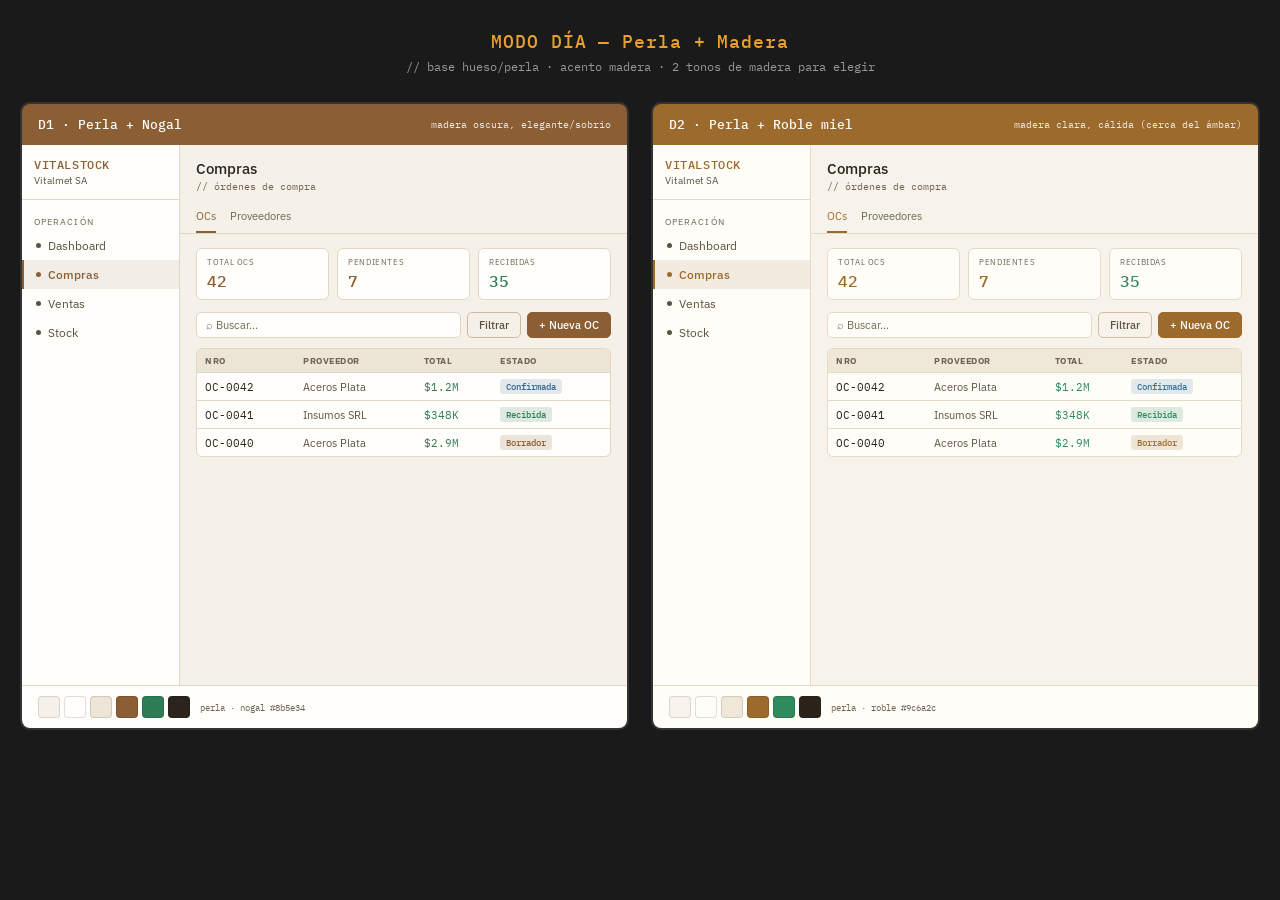
<file: mockups/light-pearl-wood-preview.html>
<!DOCTYPE html>
<html lang="es">
<head>
<meta charset="UTF-8">
<title>Modo Día — Perla + Madera</title>
<link href="https://fonts.googleapis.com/css2?family=IBM+Plex+Mono:wght@400;500&family=IBM+Plex+Sans:wght@300;400;500;600&display=swap" rel="stylesheet">
<style>
*,*::before,*::after{box-sizing:border-box;margin:0;padding:0}
body{font-family:'IBM Plex Sans',sans-serif;background:#1a1a1a;padding:30px 20px;color:#e8e6e0}
.mono{font-family:'IBM Plex Mono',monospace}
h1{font-size:18px;font-weight:500;text-align:center;margin-bottom:6px;color:#e8a030;font-family:'IBM Plex Mono',monospace;letter-spacing:.05em}
.sub{text-align:center;font-size:12px;color:#9a9890;margin-bottom:28px;font-family:'IBM Plex Mono',monospace}
.grid{display:grid;grid-template-columns:repeat(2,1fr);gap:22px;max-width:1300px;margin:0 auto}
@media(max-width:1000px){.grid{grid-template-columns:1fr}}
.opt{border-radius:10px;overflow:hidden;border:2px solid #333}
.opt-label{padding:12px 16px;font-family:'IBM Plex Mono',monospace;font-size:13px;font-weight:500;display:flex;justify-content:space-between;align-items:center;color:#fff}
.opt-label .tag{font-size:10px;opacity:.85;font-weight:400}
.app{display:flex;height:540px;font-size:13px}
.sidebar{width:158px;flex-shrink:0;display:flex;flex-direction:column}
.logo{padding:12px;border-bottom:1px solid var(--border)}
.logo-t{font-family:'IBM Plex Mono',monospace;font-size:12px;font-weight:500;color:var(--accent);letter-spacing:.05em}
.logo-s{font-size:10px;margin-top:2px}
.nav{padding:8px 0;flex:1}
.nav-sec{font-size:9px;letter-spacing:.12em;text-transform:uppercase;padding:8px 12px 4px}
.nav-i{display:flex;align-items:center;gap:7px;padding:7px 12px;font-size:12px;border-left:2px solid transparent}
.nav-i.active{border-left-color:var(--accent);font-weight:500}
.nav-dot{width:5px;height:5px;border-radius:50%;background:currentColor}
.main{flex:1;overflow:hidden;display:flex;flex-direction:column}
.ph{padding:14px 16px 0;border-bottom:1px solid var(--border)}
.ph-t{font-size:15px;font-weight:500}
.ph-s{font-size:10px;font-family:'IBM Plex Mono',monospace;margin:2px 0 10px}
.tabs{display:flex;gap:14px}
.tab{font-size:11px;padding:6px 0 8px;border-bottom:2px solid transparent}
.tab.active{color:var(--accent);border-bottom-color:var(--accent)}
.body{padding:14px 16px;flex:1;overflow:hidden}
.stats{display:grid;grid-template-columns:repeat(3,1fr);gap:8px;margin-bottom:12px}
.stat{border:1px solid var(--border);border-radius:6px;padding:8px 10px}
.stat-l{font-size:8px;text-transform:uppercase;letter-spacing:.08em;margin-bottom:4px}
.stat-v{font-family:'IBM Plex Mono',monospace;font-size:16px;font-weight:500}
.toolbar{display:flex;gap:6px;margin-bottom:10px}
.search{flex:1;border:1px solid var(--border);border-radius:5px;padding:5px 9px;font-size:11px}
.btn{padding:5px 11px;border-radius:5px;font-size:11px;font-weight:500;border:1px solid;display:inline-flex;align-items:center;gap:4px}
.btn-pri{background:var(--accent);border-color:var(--accent);color:#fff}
.btn-gh{background:transparent;border-color:var(--border2)}
.tw{border:1px solid var(--border);border-radius:6px;overflow:hidden}
table{width:100%;border-collapse:collapse}
th{padding:6px 8px;text-align:left;font-size:9px;text-transform:uppercase;letter-spacing:.06em;border-bottom:1px solid var(--border)}
td{padding:6px 8px;font-size:11px;border-bottom:1px solid var(--border)}
tr:last-child td{border-bottom:none}
.badge{display:inline-block;padding:2px 6px;border-radius:3px;font-size:9px;font-family:'IBM Plex Mono',monospace;font-weight:500}
.swatches{display:flex;gap:4px;padding:10px 16px;border-top:1px solid var(--border);align-items:center}
.sw{width:22px;height:22px;border-radius:4px;border:1px solid rgba(0,0,0,.12)}
.sw-lab{font-family:'IBM Plex Mono',monospace;font-size:9px;margin-left:6px}
</style>
</head>
<body>
<h1>MODO DÍA — Perla + Madera</h1>
<div class="sub">// base hueso/perla · acento madera · 2 tonos de madera para elegir</div>

<div class="grid">

  <!-- D1: Perla + Nogal (madera oscura) -->
  <div class="opt" style="--bg:#f6f1e8;--surface:#fffefb;--surface2:#ede5d6;--border:#e0d7c4;--border2:#cabb9e;--accent:#8b5e34;--accent2:#6f4a28;--teal:#2a7d70;--blue:#36678f;--green:#2f7d57;--red:#b23b2e;--coral:#b75a36;--text:#2a241c;--text2:#5c5141;--text3:#6f6552">
    <div class="opt-label" style="background:#8b5e34"><span>D1 · Perla + Nogal</span><span class="tag">madera oscura, elegante/sobrio</span></div>
    <div class="app" style="background:var(--bg);color:var(--text)">
      <div class="sidebar" style="background:var(--surface);border-right:1px solid var(--border)">
        <div class="logo"><div class="logo-t">VITALSTOCK</div><div class="logo-s" style="color:var(--text2)">Vitalmet SA</div></div>
        <div class="nav">
          <div class="nav-sec" style="color:var(--text3)">Operación</div>
          <div class="nav-i" style="color:var(--text2)"><span class="nav-dot"></span>Dashboard</div>
          <div class="nav-i active" style="color:var(--accent);background:rgba(139,94,52,.10)"><span class="nav-dot"></span>Compras</div>
          <div class="nav-i" style="color:var(--text2)"><span class="nav-dot"></span>Ventas</div>
          <div class="nav-i" style="color:var(--text2)"><span class="nav-dot"></span>Stock</div>
        </div>
      </div>
      <div class="main">
        <div class="ph"><div class="ph-t">Compras</div><div class="ph-s" style="color:var(--text3)">// órdenes de compra</div><div class="tabs"><div class="tab active">OCs</div><div class="tab" style="color:var(--text3)">Proveedores</div></div></div>
        <div class="body">
          <div class="stats">
            <div class="stat" style="background:var(--surface)"><div class="stat-l" style="color:var(--text3)">Total OCs</div><div class="stat-v" style="color:var(--accent)">42</div></div>
            <div class="stat" style="background:var(--surface)"><div class="stat-l" style="color:var(--text3)">Pendientes</div><div class="stat-v" style="color:var(--accent)">7</div></div>
            <div class="stat" style="background:var(--surface)"><div class="stat-l" style="color:var(--text3)">Recibidas</div><div class="stat-v" style="color:var(--green)">35</div></div>
          </div>
          <div class="toolbar"><div class="search" style="background:var(--surface);color:var(--text3)">⌕ Buscar...</div><div class="btn btn-gh" style="color:var(--text2)">Filtrar</div><div class="btn btn-pri">+ Nueva OC</div></div>
          <div class="tw" style="background:var(--surface)">
            <table>
              <thead><tr style="background:var(--surface2)"><th style="color:var(--text3)">Nro</th><th style="color:var(--text3)">Proveedor</th><th style="color:var(--text3)">Total</th><th style="color:var(--text3)">Estado</th></tr></thead>
              <tbody>
                <tr><td class="mono" style="color:var(--text)">OC-0042</td><td style="color:var(--text2)">Aceros Plata</td><td class="mono" style="color:var(--green)">$1.2M</td><td><span class="badge" style="background:rgba(54,103,143,.14);color:var(--blue)">Confirmada</span></td></tr>
                <tr><td class="mono" style="color:var(--text)">OC-0041</td><td style="color:var(--text2)">Insumos SRL</td><td class="mono" style="color:var(--green)">$348K</td><td><span class="badge" style="background:rgba(47,125,87,.16);color:var(--green)">Recibida</span></td></tr>
                <tr><td class="mono" style="color:var(--text)">OC-0040</td><td style="color:var(--text2)">Aceros Plata</td><td class="mono" style="color:var(--green)">$2.9M</td><td><span class="badge" style="background:rgba(139,94,52,.16);color:var(--accent)">Borrador</span></td></tr>
              </tbody>
            </table>
          </div>
        </div>
      </div>
    </div>
    <div class="swatches" style="background:var(--surface)">
      <div class="sw" style="background:#f6f1e8"></div><div class="sw" style="background:#fffefb"></div><div class="sw" style="background:#ede5d6"></div><div class="sw" style="background:#8b5e34"></div><div class="sw" style="background:#2f7d57"></div><div class="sw" style="background:#2a241c"></div>
      <span class="sw-lab" style="color:var(--text3)">perla · nogal #8b5e34</span>
    </div>
  </div>

  <!-- D2: Perla + Roble miel (madera clara) -->
  <div class="opt" style="--bg:#f7f3ea;--surface:#fffdf8;--surface2:#efe8d9;--border:#e3dac7;--border2:#ccbfa3;--accent:#9c6a2c;--accent2:#7d5320;--teal:#28837a;--blue:#37709c;--green:#2f8a5d;--red:#bb3b2c;--coral:#bf5e34;--text:#29231a;--text2:#5e5340;--text3:#6f6452">
    <div class="opt-label" style="background:#9c6a2c"><span>D2 · Perla + Roble miel</span><span class="tag">madera clara, cálida (cerca del ámbar)</span></div>
    <div class="app" style="background:var(--bg);color:var(--text)">
      <div class="sidebar" style="background:var(--surface);border-right:1px solid var(--border)">
        <div class="logo"><div class="logo-t">VITALSTOCK</div><div class="logo-s" style="color:var(--text2)">Vitalmet SA</div></div>
        <div class="nav">
          <div class="nav-sec" style="color:var(--text3)">Operación</div>
          <div class="nav-i" style="color:var(--text2)"><span class="nav-dot"></span>Dashboard</div>
          <div class="nav-i active" style="color:var(--accent);background:rgba(156,106,44,.12)"><span class="nav-dot"></span>Compras</div>
          <div class="nav-i" style="color:var(--text2)"><span class="nav-dot"></span>Ventas</div>
          <div class="nav-i" style="color:var(--text2)"><span class="nav-dot"></span>Stock</div>
        </div>
      </div>
      <div class="main">
        <div class="ph"><div class="ph-t">Compras</div><div class="ph-s" style="color:var(--text3)">// órdenes de compra</div><div class="tabs"><div class="tab active">OCs</div><div class="tab" style="color:var(--text3)">Proveedores</div></div></div>
        <div class="body">
          <div class="stats">
            <div class="stat" style="background:var(--surface)"><div class="stat-l" style="color:var(--text3)">Total OCs</div><div class="stat-v" style="color:var(--accent)">42</div></div>
            <div class="stat" style="background:var(--surface)"><div class="stat-l" style="color:var(--text3)">Pendientes</div><div class="stat-v" style="color:var(--accent)">7</div></div>
            <div class="stat" style="background:var(--surface)"><div class="stat-l" style="color:var(--text3)">Recibidas</div><div class="stat-v" style="color:var(--green)">35</div></div>
          </div>
          <div class="toolbar"><div class="search" style="background:var(--surface);color:var(--text3)">⌕ Buscar...</div><div class="btn btn-gh" style="color:var(--text2)">Filtrar</div><div class="btn btn-pri">+ Nueva OC</div></div>
          <div class="tw" style="background:var(--surface)">
            <table>
              <thead><tr style="background:var(--surface2)"><th style="color:var(--text3)">Nro</th><th style="color:var(--text3)">Proveedor</th><th style="color:var(--text3)">Total</th><th style="color:var(--text3)">Estado</th></tr></thead>
              <tbody>
                <tr><td class="mono" style="color:var(--text)">OC-0042</td><td style="color:var(--text2)">Aceros Plata</td><td class="mono" style="color:var(--green)">$1.2M</td><td><span class="badge" style="background:rgba(55,112,156,.14);color:var(--blue)">Confirmada</span></td></tr>
                <tr><td class="mono" style="color:var(--text)">OC-0041</td><td style="color:var(--text2)">Insumos SRL</td><td class="mono" style="color:var(--green)">$348K</td><td><span class="badge" style="background:rgba(47,138,93,.16);color:var(--green)">Recibida</span></td></tr>
                <tr><td class="mono" style="color:var(--text)">OC-0040</td><td style="color:var(--text2)">Aceros Plata</td><td class="mono" style="color:var(--green)">$2.9M</td><td><span class="badge" style="background:rgba(156,106,44,.16);color:var(--accent)">Borrador</span></td></tr>
              </tbody>
            </table>
          </div>
        </div>
      </div>
    </div>
    <div class="swatches" style="background:var(--surface)">
      <div class="sw" style="background:#f7f3ea"></div><div class="sw" style="background:#fffdf8"></div><div class="sw" style="background:#efe8d9"></div><div class="sw" style="background:#9c6a2c"></div><div class="sw" style="background:#2f8a5d"></div><div class="sw" style="background:#29231a"></div>
      <span class="sw-lab" style="color:var(--text3)">perla · roble #9c6a2c</span>
    </div>
  </div>

</div>
</body>
</html>
</file>
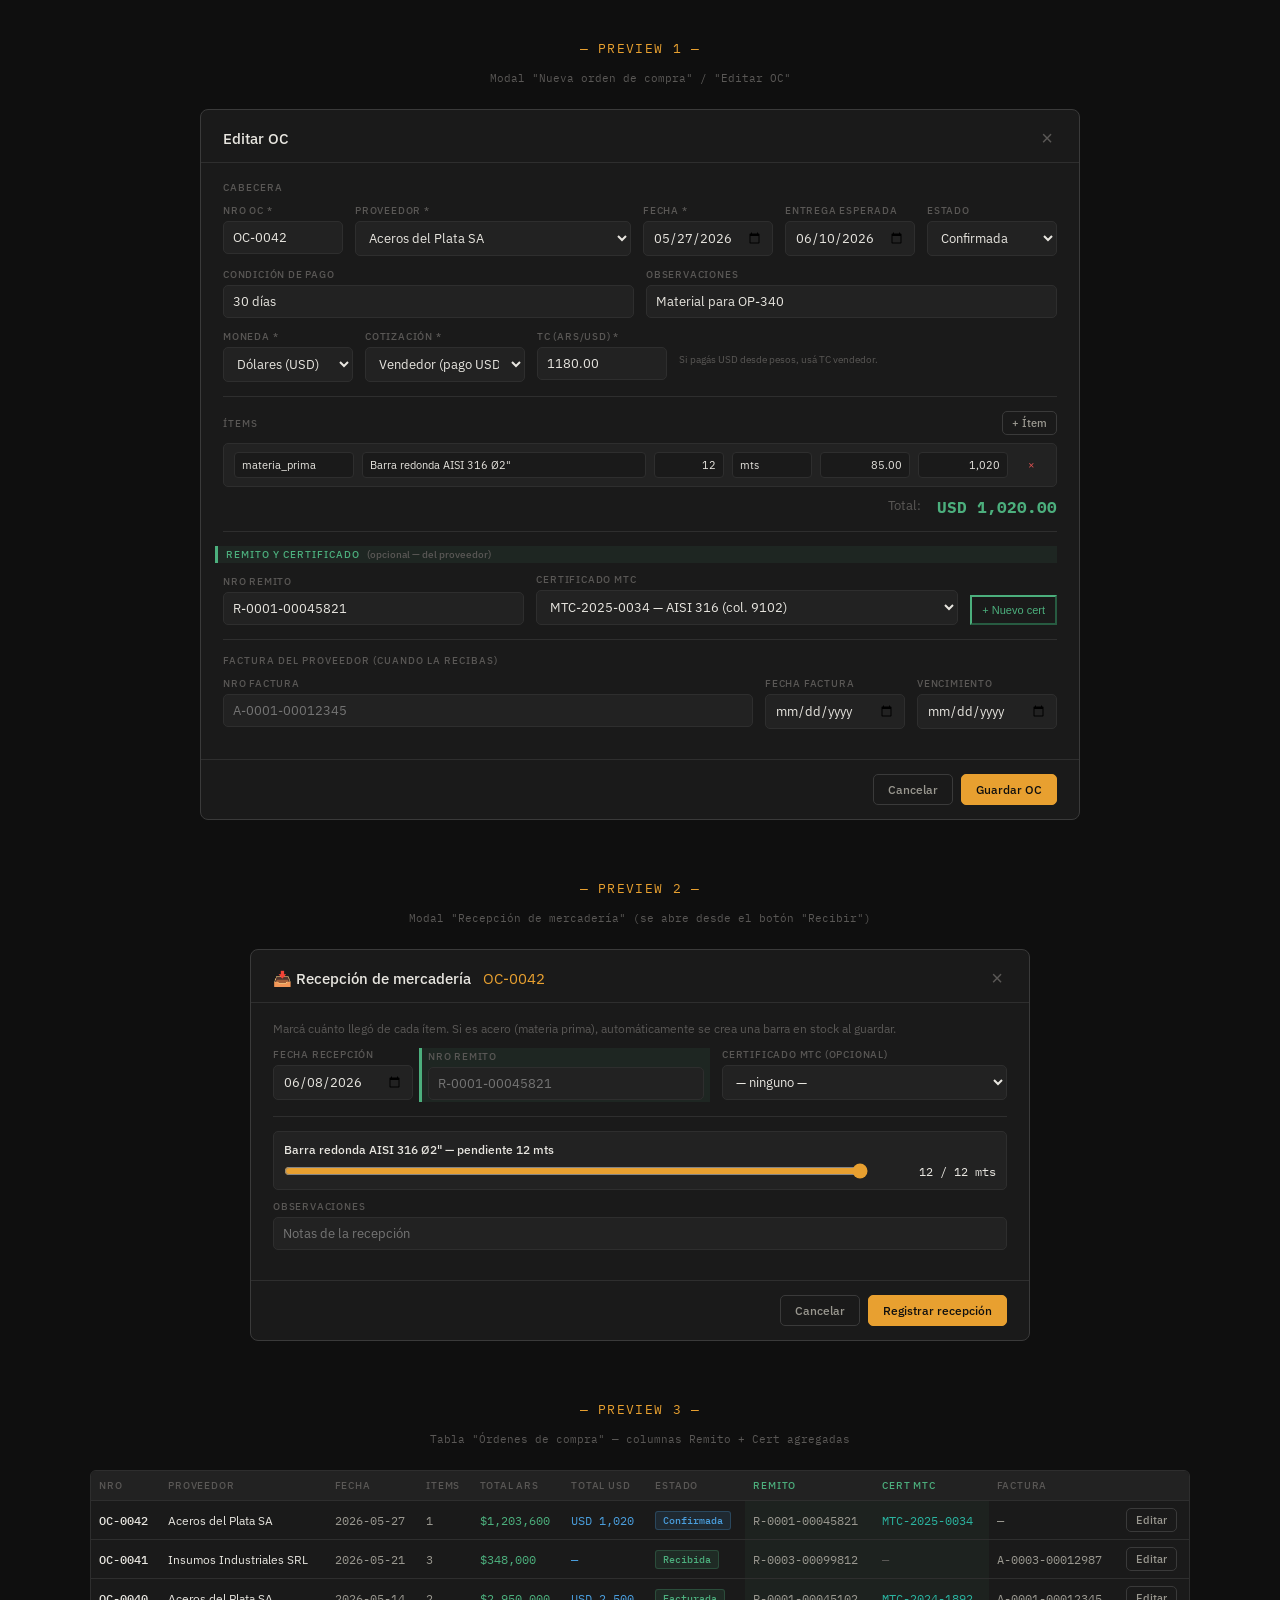
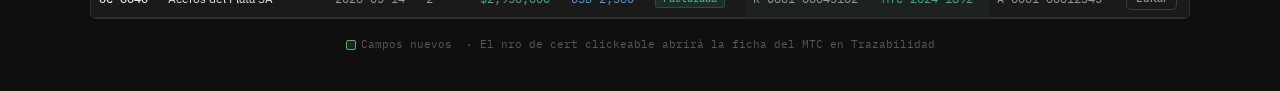
<file: mockups/oc-remito-cert-preview.html>
<!DOCTYPE html>
<html lang="es">
<head>
<meta charset="UTF-8">
<title>Preview — OC con Remito + Certificado</title>
<link href="https://fonts.googleapis.com/css2?family=IBM+Plex+Mono:wght@400;500&family=IBM+Plex+Sans:wght@300;400;500&display=swap" rel="stylesheet">
<style>
:root{--bg:#0f0f0f;--surface:#1a1a1a;--surface2:#222;--border:#2e2e2e;--border2:#3a3a3a;--accent:#e8a030;--accent2:#c47f18;--teal:#2ab4a0;--blue:#4a9edd;--green:#4caf7d;--red:#e05252;--text:#e8e6e0;--text2:#9a9890;--text3:#5a5856;--mono:'IBM Plex Mono',monospace;--sans:'IBM Plex Sans',sans-serif}
*,*::before,*::after{box-sizing:border-box;margin:0;padding:0}
body{background:var(--bg);color:var(--text);font-family:var(--sans);font-size:14px;padding:40px 20px;min-height:100vh}
.preview-grid{display:flex;flex-direction:column;gap:60px;max-width:1200px;margin:0 auto}
.preview-title{font-family:var(--mono);font-size:13px;color:var(--accent);text-transform:uppercase;letter-spacing:.1em;margin-bottom:14px;text-align:center}
.preview-sub{font-size:11px;color:var(--text3);text-align:center;margin-bottom:24px;font-family:var(--mono)}
.diff{color:var(--green);background:rgba(76,175,125,.08);border-left:3px solid var(--green);padding:2px 8px;margin-left:-8px}

/* Modal */
.modal{background:var(--surface);border:1px solid var(--border2);border-radius:8px;margin:0 auto;overflow:hidden}
.modal-header{padding:18px 22px 14px;border-bottom:1px solid var(--border);display:flex;justify-content:space-between;align-items:center}
.modal-title{font-size:15px;font-weight:500}
.modal-close{background:none;border:none;color:var(--text3);font-size:20px;cursor:pointer;line-height:1;padding:0 4px}
.modal-body{padding:18px 22px}
.modal-footer{padding:14px 22px;border-top:1px solid var(--border);display:flex;justify-content:flex-end;gap:8px}
.form-row{display:grid;grid-template-columns:1fr 1fr;gap:12px;margin-bottom:12px}
.form-row.single{grid-template-columns:1fr}
.form-group{display:flex;flex-direction:column;gap:4px}
.form-group label{font-size:10px;color:var(--text3);text-transform:uppercase;letter-spacing:.08em;font-weight:500}
.form-group input,.form-group select{background:var(--surface2);border:1px solid var(--border);border-radius:5px;padding:7px 9px;color:var(--text);font-size:13px;font-family:var(--sans);outline:none;width:100%}
.form-group.with-btn{display:grid;grid-template-columns:1fr auto;gap:6px;align-items:end}
.form-group.with-btn label{grid-column:1/-1}
.form-divider{border:none;border-top:1px solid var(--border);margin:14px 0}
.section-label{font-size:10px;color:var(--text3);text-transform:uppercase;letter-spacing:.1em;margin-bottom:10px;font-weight:500}
.section-label.new{color:var(--green)}
.btn{padding:7px 14px;border-radius:5px;font-size:12px;font-family:var(--sans);cursor:pointer;border:1px solid;font-weight:500;display:inline-flex;align-items:center;justify-content:center;gap:6px}
.btn-primary{background:var(--accent);border-color:var(--accent);color:#0f0f0f}
.btn-ghost{background:transparent;border-color:var(--border2);color:var(--text2)}
.btn-sm{padding:4px 9px;font-size:11px}
.btn-new-cert{background:transparent;border-color:var(--green);color:var(--green);padding:7px 10px;font-size:11px;white-space:nowrap}
.fake-item{background:var(--surface2);border:1px solid var(--border);border-radius:5px;padding:8px 10px;display:grid;grid-template-columns:120px 1fr 70px 80px 90px 90px 30px;gap:8px;font-size:11px;color:var(--text2);align-items:center}
.placeholder-input{background:var(--surface);border:1px solid var(--border);border-radius:4px;padding:5px 7px;font-size:11px;color:var(--text)}

/* Table for OC list */
.table-wrap{background:var(--surface);border:1px solid var(--border);border-radius:6px;overflow:hidden;max-width:1100px;margin:0 auto}
table{width:100%;border-collapse:collapse}
thead th{padding:8px;text-align:left;font-size:10px;color:var(--text3);text-transform:uppercase;letter-spacing:.08em;font-weight:500;border-bottom:1px solid var(--border);background:var(--surface2);white-space:nowrap}
thead th.new{color:var(--green)}
tbody td{padding:7px 8px;font-size:12px;color:var(--text2);border-bottom:1px solid var(--border)}
tbody td.new{background:rgba(76,175,125,.05)}
.mono{font-family:var(--mono);font-size:12px}
.td-primary{color:var(--text)!important;font-weight:500}
.badge{display:inline-flex;align-items:center;padding:2px 7px;border-radius:3px;font-size:10px;font-family:var(--mono);font-weight:500;background:rgba(74,158,221,.12);color:var(--blue);border:1px solid rgba(74,158,221,.25)}
.legend{display:flex;gap:14px;justify-content:center;margin-top:18px;font-size:11px;color:var(--text3);font-family:var(--mono)}
.legend-dot{display:inline-block;width:10px;height:10px;border-radius:2px;margin-right:5px;vertical-align:middle}
.legend-new{background:rgba(76,175,125,.15);border:1px solid var(--green)}
</style>
</head>
<body>

<div class="preview-grid">

  <!-- ============ MODAL OC ============ -->
  <div>
    <div class="preview-title">— Preview 1 —</div>
    <div class="preview-sub">Modal "Nueva orden de compra" / "Editar OC"</div>

    <div class="modal" style="width:880px;max-width:95vw">
      <div class="modal-header">
        <div class="modal-title">Editar OC</div>
        <button class="modal-close">×</button>
      </div>
      <div class="modal-body">

        <div class="section-label">Cabecera</div>
        <div class="form-row" style="grid-template-columns:120px 1fr 130px 130px 130px">
          <div class="form-group"><label>Nro OC *</label><input type="text" value="OC-0042"></div>
          <div class="form-group"><label>Proveedor *</label><select><option>Aceros del Plata SA</option></select></div>
          <div class="form-group"><label>Fecha *</label><input type="date" value="2026-05-27"></div>
          <div class="form-group"><label>Entrega esperada</label><input type="date" value="2026-06-10"></div>
          <div class="form-group"><label>Estado</label><select><option>Confirmada</option></select></div>
        </div>
        <div class="form-row">
          <div class="form-group"><label>Condición de pago</label><input type="text" value="30 días"></div>
          <div class="form-group"><label>Observaciones</label><input type="text" value="Material para OP-340"></div>
        </div>
        <div class="form-row" style="grid-template-columns:130px 160px 130px 1fr">
          <div class="form-group"><label>Moneda *</label><select><option>Dólares (USD)</option></select></div>
          <div class="form-group"><label>Cotización *</label><select><option>Vendedor (pago USD)</option></select></div>
          <div class="form-group"><label>TC (ARS/USD) *</label><input type="number" value="1180.00"></div>
          <div class="form-group"><label>&nbsp;</label><div style="font-size:10px;color:var(--text3);padding:6px 0">Si pagás USD desde pesos, usá TC vendedor.</div></div>
        </div>

        <hr class="form-divider">

        <div style="display:flex;justify-content:space-between;align-items:center;margin-bottom:8px">
          <div class="section-label" style="margin:0">Ítems</div>
          <button class="btn btn-ghost btn-sm">+ Ítem</button>
        </div>
        <div style="display:flex;flex-direction:column;gap:6px">
          <div class="fake-item">
            <div class="placeholder-input">materia_prima</div>
            <div class="placeholder-input">Barra redonda AISI 316 Ø2"</div>
            <div class="placeholder-input" style="text-align:right">12</div>
            <div class="placeholder-input">mts</div>
            <div class="placeholder-input" style="text-align:right">85.00</div>
            <div class="placeholder-input" style="text-align:right">1,020</div>
            <div style="color:var(--red);text-align:center">×</div>
          </div>
        </div>
        <div style="display:flex;justify-content:flex-end;margin-top:10px;gap:16px;font-size:13px">
          <div style="color:var(--text3)">Total:</div>
          <div class="mono" style="font-weight:700;color:var(--green);font-size:16px">USD 1,020.00</div>
        </div>

        <hr class="form-divider">

        <!-- ★ NUEVA SECCIÓN ★ -->
        <div class="section-label new diff">Remito y certificado <span style="color:var(--text3);text-transform:none;letter-spacing:0;margin-left:4px">(opcional — del proveedor)</span></div>
        <div class="form-row" style="grid-template-columns:1fr 1.4fr auto;align-items:end">
          <div class="form-group">
            <label>Nro remito</label>
            <input type="text" placeholder="R-0001-00012345" value="R-0001-00045821">
          </div>
          <div class="form-group">
            <label>Certificado MTC</label>
            <select>
              <option>— ninguno —</option>
              <option>MTC-2024-1892 — AISI 316 (col. 8821)</option>
              <option selected>MTC-2025-0034 — AISI 316 (col. 9102)</option>
            </select>
          </div>
          <button class="btn-new-cert">+ Nuevo cert</button>
        </div>

        <hr class="form-divider">

        <div class="section-label">Factura del proveedor (cuando la recibas)</div>
        <div class="form-row" style="grid-template-columns:1fr 140px 140px">
          <div class="form-group"><label>Nro factura</label><input type="text" placeholder="A-0001-00012345"></div>
          <div class="form-group"><label>Fecha factura</label><input type="date"></div>
          <div class="form-group"><label>Vencimiento</label><input type="date"></div>
        </div>
      </div>
      <div class="modal-footer">
        <button class="btn btn-ghost">Cancelar</button>
        <button class="btn btn-primary">Guardar OC</button>
      </div>
    </div>
  </div>


  <!-- ============ MODAL RECEPCION ============ -->
  <div>
    <div class="preview-title">— Preview 2 —</div>
    <div class="preview-sub">Modal "Recepción de mercadería" (se abre desde el botón "Recibir")</div>

    <div class="modal" style="width:780px;max-width:95vw">
      <div class="modal-header">
        <div class="modal-title">📥 Recepción de mercadería <span style="color:var(--accent);margin-left:8px;font-weight:400">OC-0042</span></div>
        <button class="modal-close">×</button>
      </div>
      <div class="modal-body">
        <p style="margin:0 0 12px 0;color:var(--text3);font-size:12px">Marcá cuánto llegó de cada ítem. Si es acero (materia prima), automáticamente se crea una barra en stock al guardar.</p>

        <!-- ★ ANTES era una sola fila con fecha + cert. Ahora 3 columnas: fecha + remito + cert ★ -->
        <div class="form-row" style="grid-template-columns:140px 1fr 1fr">
          <div class="form-group">
            <label>Fecha recepción</label>
            <input type="date" value="2026-06-08">
          </div>
          <div class="form-group diff" style="padding:2px 6px;margin-left:-6px">
            <label>Nro remito</label>
            <input type="text" placeholder="R-0001-00045821">
          </div>
          <div class="form-group">
            <label>Certificado MTC (opcional)</label>
            <select>
              <option>— ninguno —</option>
              <option>MTC-2025-0034 — AISI 316 (col. 9102)</option>
            </select>
          </div>
        </div>

        <hr class="form-divider">

        <div style="display:flex;flex-direction:column;gap:8px">
          <div style="background:var(--surface2);border:1px solid var(--border);border-radius:5px;padding:10px">
            <div style="font-size:12px;color:var(--text);font-weight:500;margin-bottom:6px">Barra redonda AISI 316 Ø2" — pendiente 12 mts</div>
            <div style="display:grid;grid-template-columns:1fr 120px;gap:8px;align-items:center">
              <input type="range" min="0" max="12" value="12" style="accent-color:var(--accent)">
              <div class="mono" style="text-align:right">12 / 12 mts</div>
            </div>
          </div>
        </div>

        <div class="form-row single" style="margin-top:10px">
          <div class="form-group"><label>Observaciones</label><input type="text" placeholder="Notas de la recepción"></div>
        </div>
      </div>
      <div class="modal-footer">
        <button class="btn btn-ghost">Cancelar</button>
        <button class="btn btn-primary">Registrar recepción</button>
      </div>
    </div>
  </div>


  <!-- ============ TABLA OC ============ -->
  <div>
    <div class="preview-title">— Preview 3 —</div>
    <div class="preview-sub">Tabla "Órdenes de compra" — columnas Remito + Cert agregadas</div>

    <div class="table-wrap">
      <table>
        <thead>
          <tr>
            <th>Nro</th>
            <th>Proveedor</th>
            <th>Fecha</th>
            <th>Items</th>
            <th>Total ARS</th>
            <th>Total USD</th>
            <th>Estado</th>
            <th class="new">Remito</th>
            <th class="new">Cert MTC</th>
            <th>Factura</th>
            <th></th>
          </tr>
        </thead>
        <tbody>
          <tr>
            <td class="mono td-primary">OC-0042</td>
            <td style="color:var(--text)">Aceros del Plata SA</td>
            <td class="mono">2026-05-27</td>
            <td class="mono">1</td>
            <td class="mono" style="color:var(--green)">$1,203,600</td>
            <td class="mono" style="color:var(--blue)">USD 1,020</td>
            <td><span class="badge">Confirmada</span></td>
            <td class="mono new">R-0001-00045821</td>
            <td class="mono new"><span style="color:var(--teal)">MTC-2025-0034</span></td>
            <td class="mono">—</td>
            <td><button class="btn btn-ghost btn-sm">Editar</button></td>
          </tr>
          <tr>
            <td class="mono td-primary">OC-0041</td>
            <td style="color:var(--text)">Insumos Industriales SRL</td>
            <td class="mono">2026-05-21</td>
            <td class="mono">3</td>
            <td class="mono" style="color:var(--green)">$348,000</td>
            <td class="mono" style="color:var(--blue)">—</td>
            <td><span class="badge" style="background:rgba(76,175,125,.12);color:var(--green);border-color:rgba(76,175,125,.25)">Recibida</span></td>
            <td class="mono new">R-0003-00099812</td>
            <td class="mono new" style="color:var(--text3)">—</td>
            <td class="mono">A-0003-00012987</td>
            <td><button class="btn btn-ghost btn-sm">Editar</button></td>
          </tr>
          <tr>
            <td class="mono td-primary">OC-0040</td>
            <td style="color:var(--text)">Aceros del Plata SA</td>
            <td class="mono">2026-05-14</td>
            <td class="mono">2</td>
            <td class="mono" style="color:var(--green)">$2,950,000</td>
            <td class="mono" style="color:var(--blue)">USD 2,500</td>
            <td><span class="badge" style="background:rgba(76,175,125,.12);color:var(--green);border-color:rgba(76,175,125,.25)">Facturada</span></td>
            <td class="mono new">R-0001-00045102</td>
            <td class="mono new"><span style="color:var(--teal)">MTC-2024-1892</span></td>
            <td class="mono">A-0001-00012345</td>
            <td><button class="btn btn-ghost btn-sm">Editar</button></td>
          </tr>
        </tbody>
      </table>
    </div>

    <div class="legend">
      <span><span class="legend-dot legend-new"></span>Campos nuevos</span>
      <span>· El nro de cert clickeable abrirá la ficha del MTC en Trazabilidad</span>
    </div>
  </div>

</div>

</body>
</html>
</file>
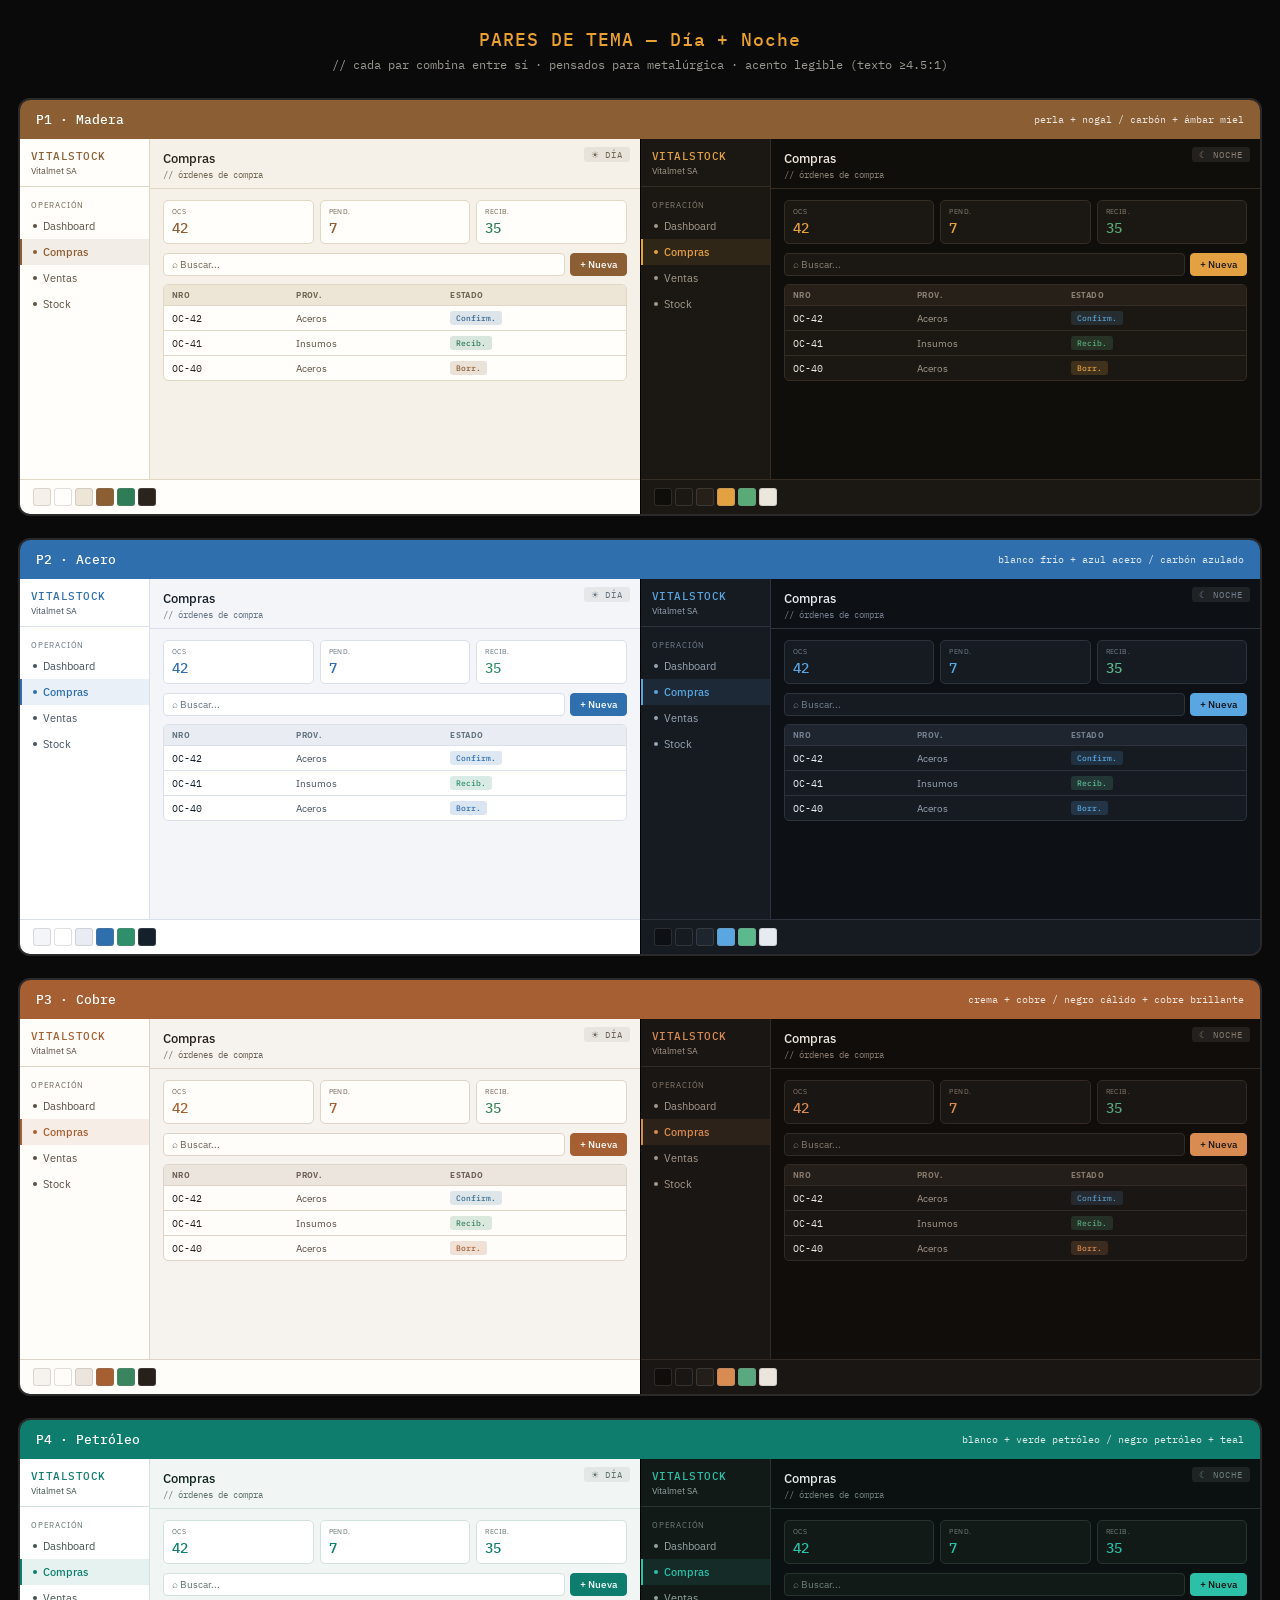
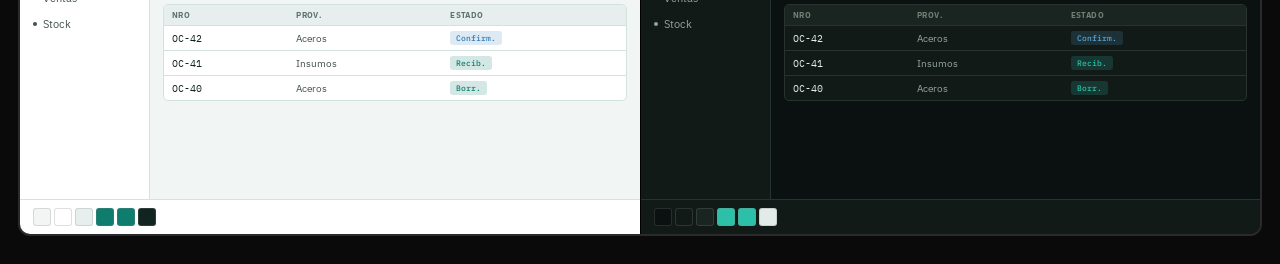
<file: mockups/theme-pairs-preview.html>
<!DOCTYPE html>
<html lang="es">
<head>
<meta charset="UTF-8">
<title>Pares de tema — Día + Noche</title>
<link href="https://fonts.googleapis.com/css2?family=IBM+Plex+Mono:wght@400;500&family=IBM+Plex+Sans:wght@300;400;500;600&display=swap" rel="stylesheet">
<style>
*,*::before,*::after{box-sizing:border-box;margin:0;padding:0}
body{font-family:'IBM Plex Sans',sans-serif;background:#0a0a0a;padding:28px 18px;color:#e8e6e0}
.mono{font-family:'IBM Plex Mono',monospace}
h1{font-size:18px;font-weight:500;text-align:center;margin-bottom:6px;color:#e8a030;font-family:'IBM Plex Mono',monospace;letter-spacing:.05em}
.sub{text-align:center;font-size:12px;color:#9a9890;margin-bottom:26px;font-family:'IBM Plex Mono',monospace}
.pairs{display:flex;flex-direction:column;gap:22px;max-width:1280px;margin:0 auto}
.pair{border:2px solid #2a2a2a;border-radius:12px;overflow:hidden}
.pair-head{padding:11px 16px;font-family:'IBM Plex Mono',monospace;font-size:13px;font-weight:500;color:#fff;display:flex;justify-content:space-between;align-items:center}
.pair-head .tag{font-size:10px;opacity:.85;font-weight:400}
.pair-body{display:grid;grid-template-columns:1fr 1fr}
@media(max-width:860px){.pair-body{grid-template-columns:1fr}}
.half{position:relative}
.half+.half{border-left:1px solid #000}
.mode-tag{position:absolute;top:8px;right:10px;font-family:'IBM Plex Mono',monospace;font-size:9px;letter-spacing:.1em;text-transform:uppercase;padding:2px 7px;border-radius:3px;z-index:2}
.app{display:flex;height:340px;font-size:12px}
.sidebar{width:130px;flex-shrink:0;display:flex;flex-direction:column}
.logo{padding:10px 11px;border-bottom:1px solid var(--border)}
.logo-t{font-family:'IBM Plex Mono',monospace;font-size:11px;font-weight:500;color:var(--accent);letter-spacing:.04em}
.logo-s{font-size:9px;margin-top:2px}
.nav{padding:6px 0;flex:1}
.nav-sec{font-size:8px;letter-spacing:.1em;text-transform:uppercase;padding:7px 11px 3px}
.nav-i{display:flex;align-items:center;gap:6px;padding:6px 11px;font-size:11px;border-left:2px solid transparent}
.nav-i.active{border-left-color:var(--accent);font-weight:500}
.nav-dot{width:4px;height:4px;border-radius:50%;background:currentColor}
.main{flex:1;overflow:hidden;display:flex;flex-direction:column}
.ph{padding:11px 13px 0;border-bottom:1px solid var(--border)}
.ph-t{font-size:13px;font-weight:500}
.ph-s{font-size:9px;font-family:'IBM Plex Mono',monospace;margin:2px 0 8px}
.body2{padding:11px 13px;flex:1;overflow:hidden}
.stats{display:grid;grid-template-columns:repeat(3,1fr);gap:6px;margin-bottom:9px}
.stat{border:1px solid var(--border);border-radius:5px;padding:6px 8px}
.stat-l{font-size:7px;text-transform:uppercase;letter-spacing:.06em;margin-bottom:3px}
.stat-v{font-family:'IBM Plex Mono',monospace;font-size:14px;font-weight:500}
.toolbar{display:flex;gap:5px;margin-bottom:8px}
.search{flex:1;border:1px solid var(--border);border-radius:4px;padding:4px 8px;font-size:10px}
.btn{padding:4px 9px;border-radius:4px;font-size:10px;font-weight:500;border:1px solid;white-space:nowrap}
.btn-gh{background:transparent;border-color:var(--border2)}
.tw{border:1px solid var(--border);border-radius:5px;overflow:hidden}
table{width:100%;border-collapse:collapse}
th{padding:5px 8px;text-align:left;font-size:8px;text-transform:uppercase;letter-spacing:.05em;border-bottom:1px solid var(--border)}
td{padding:5px 8px;font-size:10px;border-bottom:1px solid var(--border)}
tr:last-child td{border-bottom:none}
.badge{display:inline-block;padding:2px 6px;border-radius:3px;font-size:8px;font-family:'IBM Plex Mono',monospace;font-weight:500}
.swatches{display:flex;gap:3px;padding:8px 13px;border-top:1px solid var(--border)}
.sw{width:18px;height:18px;border-radius:3px;border:1px solid rgba(128,128,128,.25)}
</style>
</head>
<body>
<h1>PARES DE TEMA — Día + Noche</h1>
<div class="sub">// cada par combina entre sí · pensados para metalúrgica · acento legible (texto ≥4.5:1)</div>
<div class="pairs" id="pairs"></div>

<script>
const PAIRS=[
 {name:'P1 · Madera', tag:'perla + nogal / carbón + ámbar miel', head:'#8b5e34',
  day:{bg:'#f6f1e8',surface:'#fffefb',surface2:'#ede5d6',border:'#e0d7c4',border2:'#cabb9e',accent:'#8b5e34',onAccent:'#fff',green:'#2f7d57',blue:'#36678f',text:'#2a241c',text2:'#5c5141',text3:'#6f6552'},
  night:{bg:'#100e0b',surface:'#1b1814',surface2:'#262019',border:'#352d23',border2:'#463c2e',accent:'#e3a142',onAccent:'#1b1814',green:'#5aaa78',blue:'#5a9ec9',text:'#ece7dd',text2:'#a39a89',text3:'#8a8073'}},

 {name:'P2 · Acero', tag:'blanco frío + azul acero / carbón azulado', head:'#2f6fae',
  day:{bg:'#f3f5f8',surface:'#ffffff',surface2:'#e9edf3',border:'#d9e0ea',border2:'#bcc6d4',accent:'#2f6fae',onAccent:'#fff',green:'#2f8f6a',blue:'#2f6fae',text:'#16202b',text2:'#45525f',text3:'#647281'},
  night:{bg:'#0d1014',surface:'#161b22',surface2:'#1e252e',border:'#2c333d',border2:'#3b4450',accent:'#5aa6e0',onAccent:'#0d1014',green:'#5cb98e',blue:'#5aa6e0',text:'#e6ebf1',text2:'#98a4b2',text3:'#74808f'}},

 {name:'P3 · Cobre', tag:'crema + cobre / negro cálido + cobre brillante', head:'#a55f33',
  day:{bg:'#f6f3ef',surface:'#fffdfa',surface2:'#ece5dd',border:'#ddd3c7',border2:'#c6b8a6',accent:'#a55f33',onAccent:'#fff',green:'#3a8560',blue:'#3a6f93',text:'#271f1a',text2:'#594d44',text3:'#6d6056'},
  night:{bg:'#100d0b',surface:'#1a1613',surface2:'#241e1a',border:'#332a23',border2:'#453a30',accent:'#d98c52',onAccent:'#1a1613',green:'#5aa87f',blue:'#5a93c0',text:'#ece5dd',text2:'#a59689',text3:'#877a6d'}},

 {name:'P4 · Petróleo', tag:'blanco + verde petróleo / negro petróleo + teal',  head:'#0f7d6e',
  day:{bg:'#f1f5f4',surface:'#ffffff',surface2:'#e6efed',border:'#d4e2df',border2:'#b6c9c5',accent:'#0f7d6e',onAccent:'#fff',green:'#0f7d6e',blue:'#2f7ab8',text:'#122420',text2:'#41524e',text3:'#5f716c'},
  night:{bg:'#0a1110',surface:'#121a18',surface2:'#1a2522',border:'#28332f',border2:'#374842',accent:'#2cc0a8',onAccent:'#0a1110',green:'#2cc0a8',blue:'#5aa6d8',text:'#e2ebe8',text2:'#93a5a0',text3:'#708079'}},
];

function hexToRgba(h,a){const n=h.replace('#','');const r=parseInt(n.slice(0,2),16),g=parseInt(n.slice(2,4),16),b=parseInt(n.slice(4,6),16);return `rgba(${r},${g},${b},${a})`;}

function mock(p, modeLabel, isDay){
  const tagBg=isDay?'rgba(0,0,0,.06)':'rgba(255,255,255,.08)';
  return `
  <div class="half">
    <span class="mode-tag" style="background:${tagBg};color:${p.text3}">${modeLabel}</span>
    <div class="app" style="--bg:${p.bg};--surface:${p.surface};--surface2:${p.surface2};--border:${p.border};--border2:${p.border2};--accent:${p.accent};--green:${p.green};--blue:${p.blue};--text:${p.text};--text2:${p.text2};--text3:${p.text3};background:var(--bg);color:var(--text)">
      <div class="sidebar" style="background:var(--surface);border-right:1px solid var(--border)">
        <div class="logo"><div class="logo-t">VITALSTOCK</div><div class="logo-s" style="color:var(--text2)">Vitalmet SA</div></div>
        <div class="nav">
          <div class="nav-sec" style="color:var(--text3)">Operación</div>
          <div class="nav-i" style="color:var(--text2)"><span class="nav-dot"></span>Dashboard</div>
          <div class="nav-i active" style="color:var(--accent);background:${hexToRgba(p.accent,.10)}"><span class="nav-dot"></span>Compras</div>
          <div class="nav-i" style="color:var(--text2)"><span class="nav-dot"></span>Ventas</div>
          <div class="nav-i" style="color:var(--text2)"><span class="nav-dot"></span>Stock</div>
        </div>
      </div>
      <div class="main">
        <div class="ph"><div class="ph-t">Compras</div><div class="ph-s" style="color:var(--text3)">// órdenes de compra</div></div>
        <div class="body2">
          <div class="stats">
            <div class="stat" style="background:var(--surface)"><div class="stat-l" style="color:var(--text3)">OCs</div><div class="stat-v" style="color:var(--accent)">42</div></div>
            <div class="stat" style="background:var(--surface)"><div class="stat-l" style="color:var(--text3)">Pend.</div><div class="stat-v" style="color:var(--accent)">7</div></div>
            <div class="stat" style="background:var(--surface)"><div class="stat-l" style="color:var(--text3)">Recib.</div><div class="stat-v" style="color:var(--green)">35</div></div>
          </div>
          <div class="toolbar"><div class="search" style="background:var(--surface);color:var(--text3)">⌕ Buscar...</div><div class="btn" style="background:var(--accent);border-color:var(--accent);color:${p.onAccent}">+ Nueva</div></div>
          <div class="tw" style="background:var(--surface)">
            <table>
              <thead><tr style="background:var(--surface2)"><th style="color:var(--text3)">Nro</th><th style="color:var(--text3)">Prov.</th><th style="color:var(--text3)">Estado</th></tr></thead>
              <tbody>
                <tr><td class="mono" style="color:var(--text)">OC-42</td><td style="color:var(--text2)">Aceros</td><td><span class="badge" style="background:${hexToRgba(p.blue,.16)};color:var(--blue)">Confirm.</span></td></tr>
                <tr><td class="mono" style="color:var(--text)">OC-41</td><td style="color:var(--text2)">Insumos</td><td><span class="badge" style="background:${hexToRgba(p.green,.18)};color:var(--green)">Recib.</span></td></tr>
                <tr><td class="mono" style="color:var(--text)">OC-40</td><td style="color:var(--text2)">Aceros</td><td><span class="badge" style="background:${hexToRgba(p.accent,.18)};color:var(--accent)">Borr.</span></td></tr>
              </tbody>
            </table>
          </div>
        </div>
      </div>
    </div>
    <div class="swatches" style="background:${p.surface};border-top:1px solid ${p.border}">
      ${[p.bg,p.surface,p.surface2,p.accent,p.green,p.text].map(c=>`<div class="sw" style="background:${c}"></div>`).join('')}
    </div>
  </div>`;
}

document.getElementById('pairs').innerHTML=PAIRS.map(p=>`
  <div class="pair">
    <div class="pair-head" style="background:${p.head}"><span>${p.name}</span><span class="tag">${p.tag}</span></div>
    <div class="pair-body">
      ${mock(p.day,'☀ Día',true)}
      ${mock(p.night,'☾ Noche',false)}
    </div>
  </div>`).join('');
</script>
</body>
</html>
</file>
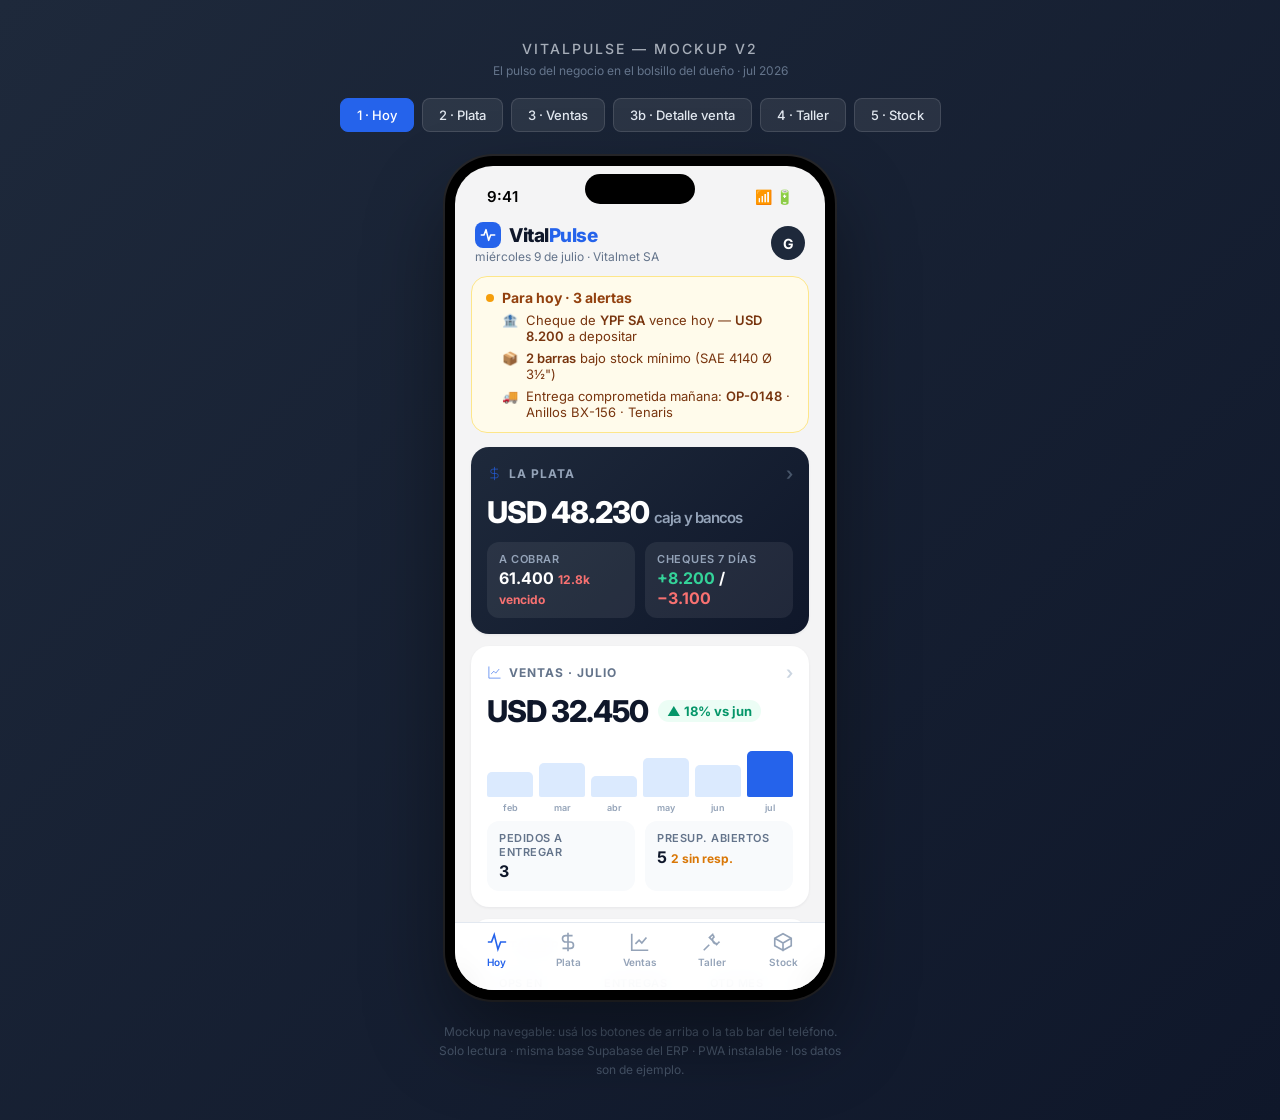
<file: mockups/vitalpulse-mockup-v2.html>
<!DOCTYPE html>
<html lang="es">
<head>
<meta charset="UTF-8">
<meta name="viewport" content="width=device-width, initial-scale=1.0">
<title>VitalPulse v2 — Mockup</title>
<link rel="preconnect" href="https://fonts.googleapis.com">
<link rel="preconnect" href="https://fonts.gstatic.com" crossorigin>
<link href="https://fonts.googleapis.com/css2?family=Inter:wght@400;500;600;700;800&display=swap" rel="stylesheet">
<style>
  * { box-sizing: border-box; margin: 0; padding: 0; }
  html, body {
    font-family: 'Inter', -apple-system, BlinkMacSystemFont, sans-serif;
    background: linear-gradient(135deg, #1e293b 0%, #0f172a 100%);
    color: #0f172a;
    min-height: 100vh;
    -webkit-font-smoothing: antialiased;
  }
  .layout { display: flex; flex-direction: column; align-items: center; padding: 40px 20px; min-height: 100vh; }
  .title { color: #e2e8f0; font-size: 14px; font-weight: 500; text-transform: uppercase; letter-spacing: 2px; margin-bottom: 6px; opacity: .7; }
  .subtitle { color: #64748b; font-size: 12px; margin-bottom: 20px; }
  .nav-screens { display: flex; gap: 8px; margin-bottom: 24px; flex-wrap: wrap; justify-content: center; }
  .nav-btn {
    background: rgba(255,255,255,.08); color: #e2e8f0; border: 1px solid rgba(255,255,255,.12);
    padding: 8px 16px; border-radius: 8px; cursor: pointer; font-size: 13px; font-weight: 500;
    font-family: inherit; transition: all .15s;
  }
  .nav-btn:hover { background: rgba(255,255,255,.15); }
  .nav-btn.active { background: #2563eb; border-color: #2563eb; color: #fff; }

  /* Phone frame */
  .phone { width: 390px; height: 844px; background: #000; border-radius: 48px; padding: 10px;
    box-shadow: 0 40px 80px rgba(0,0,0,.4), 0 0 0 2px #27272a; position: relative; }
  .phone::before { content: ''; position: absolute; top: 18px; left: 50%; transform: translateX(-50%);
    width: 110px; height: 30px; background: #000; border-radius: 20px; z-index: 10; }
  .phone-screen { width: 100%; height: 100%; background: #f4f4f5; border-radius: 38px; overflow: hidden;
    position: relative; display: flex; flex-direction: column; }

  .status-bar { height: 48px; display: flex; justify-content: space-between; align-items: center;
    padding: 12px 32px 0; font-size: 15px; font-weight: 600; color: #000; flex-shrink: 0; }
  .status-right { display: flex; gap: 5px; align-items: center; font-size: 14px; }

  /* App header */
  .header { padding: 8px 20px 12px; display: flex; justify-content: space-between; align-items: center; flex-shrink: 0; }
  .brand { display: flex; align-items: center; gap: 8px; }
  .brand-pulse { width: 26px; height: 26px; border-radius: 8px; background: #2563eb; display: flex;
    align-items: center; justify-content: center; }
  .brand-pulse svg { width: 16px; height: 16px; stroke: #fff; }
  .brand-name { font-size: 19px; font-weight: 800; letter-spacing: -.5px; }
  .brand-name span { color: #2563eb; }
  .header-sub { font-size: 12px; color: #64748b; margin-top: 1px; }
  .avatar { width: 34px; height: 34px; border-radius: 50%; background: #1e293b; color: #fff;
    display: flex; align-items: center; justify-content: center; font-weight: 700; font-size: 14px; }

  /* Screens */
  .screens { flex: 1; overflow: hidden; position: relative; }
  .screen { position: absolute; inset: 0; overflow-y: auto; padding: 0 16px 90px; display: none; }
  .screen.active { display: block; }
  .screen::-webkit-scrollbar { display: none; }

  .page-title { font-size: 24px; font-weight: 800; letter-spacing: -.5px; margin: 6px 2px 2px; }
  .page-sub { font-size: 13px; color: #64748b; margin: 0 2px 14px; }

  /* Alert banner */
  .alerts { background: #fffbeb; border: 1px solid #fde68a; border-radius: 16px; padding: 12px 14px; margin-bottom: 14px; }
  .alerts-head { display: flex; align-items: center; gap: 8px; font-weight: 700; font-size: 14px; color: #92400e; }
  .alerts-head .dot { width: 8px; height: 8px; border-radius: 50%; background: #f59e0b; animation: blink 1.6s infinite; }
  @keyframes blink { 50% { opacity: .3; } }
  .alert-item { display: flex; gap: 8px; font-size: 13px; color: #78350f; padding: 6px 0 0 16px; }
  .alert-item b { font-weight: 600; }

  /* Cards */
  .card { background: #fff; border-radius: 18px; padding: 16px; margin-bottom: 12px;
    box-shadow: 0 1px 3px rgba(15,23,42,.06); cursor: pointer; }
  .card-head { display: flex; justify-content: space-between; align-items: center; margin-bottom: 10px; }
  .card-title { font-size: 12px; font-weight: 700; letter-spacing: 1px; text-transform: uppercase; color: #64748b;
    display: flex; align-items: center; gap: 7px; }
  .card-title svg { width: 15px; height: 15px; stroke: #2563eb; }
  .chev { color: #cbd5e1; font-size: 18px; font-weight: 600; }

  .card.hero { background: linear-gradient(135deg, #1e293b, #0f172a); color: #fff; }
  .card.hero .card-title { color: #94a3b8; }
  .card.hero .chev { color: #475569; }

  .big { font-size: 30px; font-weight: 800; letter-spacing: -1px; }
  .big small { font-size: 15px; font-weight: 600; color: #64748b; }
  .hero .big small { color: #94a3b8; }
  .row2 { display: flex; gap: 10px; margin-top: 12px; }
  .mini { flex: 1; background: rgba(255,255,255,.07); border-radius: 12px; padding: 10px 12px; }
  .card:not(.hero) .mini { background: #f8fafc; }
  .mini-label { font-size: 11px; color: #94a3b8; font-weight: 600; text-transform: uppercase; letter-spacing: .5px; }
  .card:not(.hero) .mini-label { color: #64748b; }
  .mini-val { font-size: 16px; font-weight: 700; margin-top: 2px; }
  .pos { color: #34d399; } .neg { color: #f87171; }
  .card:not(.hero) .pos { color: #059669; } .card:not(.hero) .neg { color: #dc2626; }
  .warn { color: #d97706; }

  .trend { display: inline-flex; align-items: center; gap: 4px; font-size: 13px; font-weight: 700;
    padding: 3px 9px; border-radius: 20px; background: #ecfdf5; color: #059669; }
  .trend.down { background: #fef2f2; color: #dc2626; }
  .hero .trend { background: rgba(52,211,153,.15); }

  /* Sparkline bars */
  .bars { display: flex; align-items: flex-end; gap: 6px; height: 56px; margin-top: 12px; }
  .bar { flex: 1; border-radius: 5px 5px 2px 2px; background: #dbeafe; position: relative; }
  .bar.hot { background: #2563eb; }
  .bar-label { position: absolute; bottom: -16px; left: 0; right: 0; text-align: center;
    font-size: 9px; color: #94a3b8; font-weight: 600; }
  .bars-wrap { padding-bottom: 18px; }

  /* Lists */
  .list-row { display: flex; justify-content: space-between; align-items: center; padding: 11px 2px;
    border-bottom: 1px solid #f1f5f9; font-size: 14px; }
  .list-row:last-child { border-bottom: 0; }
  .list-main { font-weight: 600; }
  .list-sub { font-size: 12px; color: #64748b; margin-top: 1px; }
  .list-amt { font-weight: 700; text-align: right; }
  .list-amt .list-sub { text-align: right; }

  .badge { display: inline-block; font-size: 11px; font-weight: 700; padding: 3px 9px; border-radius: 20px; }
  .b-green { background: #ecfdf5; color: #059669; }
  .b-amber { background: #fffbeb; color: #d97706; }
  .b-red { background: #fef2f2; color: #dc2626; }
  .b-blue { background: #eff6ff; color: #2563eb; }
  .b-gray { background: #f1f5f9; color: #64748b; }

  /* Aging bars */
  .aging { display: flex; gap: 6px; margin-top: 12px; }
  .aging div { border-radius: 8px; padding: 8px 10px; flex-grow: 1; }
  .aging .a1 { background: #ecfdf5; } .aging .a2 { background: #fffbeb; } .aging .a3 { background: #fef2f2; }
  .aging b { display: block; font-size: 14px; }
  .aging span { font-size: 10px; font-weight: 700; text-transform: uppercase; letter-spacing: .5px; color: #64748b; }
  .a1 b { color: #059669; } .a2 b { color: #d97706; } .a3 b { color: #dc2626; }

  /* Progress */
  .prog { height: 6px; background: #f1f5f9; border-radius: 4px; margin-top: 8px; overflow: hidden; }
  .prog i { display: block; height: 100%; border-radius: 4px; background: #2563eb; }
  .prog i.g { background: #059669; } .prog i.a { background: #f59e0b; }

  .timer-chip { display: inline-flex; align-items: center; gap: 6px; background: #eff6ff; color: #1d4ed8;
    font-size: 12px; font-weight: 700; border-radius: 20px; padding: 4px 10px; margin-top: 8px; }
  .timer-chip .dot { width: 7px; height: 7px; border-radius: 50%; background: #2563eb; animation: blink 1.2s infinite; }

  /* Tab bar */
  .tabbar { position: absolute; bottom: 0; left: 0; right: 0; background: rgba(255,255,255,.92);
    backdrop-filter: blur(12px); border-top: 1px solid #e2e8f0; display: flex; padding: 8px 6px 22px; z-index: 5; }
  .tab { flex: 1; display: flex; flex-direction: column; align-items: center; gap: 3px; cursor: pointer;
    color: #94a3b8; font-size: 10px; font-weight: 600; }
  .tab svg { width: 22px; height: 22px; stroke: currentColor; fill: none; stroke-width: 1.8; }
  .tab.active { color: #2563eb; }

  /* Detail screen extras */
  .back { display: inline-flex; align-items: center; gap: 5px; color: #2563eb; font-size: 14px;
    font-weight: 600; cursor: pointer; margin: 8px 0 4px; }
  .kv { display: flex; justify-content: space-between; padding: 9px 0; border-bottom: 1px solid #f1f5f9; font-size: 14px; }
  .kv:last-child { border-bottom: 0; }
  .kv span { color: #64748b; }
  .kv b { font-weight: 600; }
  .section-label { font-size: 12px; font-weight: 700; text-transform: uppercase; letter-spacing: 1px;
    color: #64748b; margin: 18px 2px 8px; }

  .foot-note { color: #475569; font-size: 12px; margin-top: 22px; max-width: 420px; text-align: center; line-height: 1.6; }
</style>
</head>
<body>
<div class="layout">
  <div class="title">VitalPulse — Mockup v2</div>
  <div class="subtitle">El pulso del negocio en el bolsillo del dueño · jul 2026</div>
  <div class="nav-screens">
    <button class="nav-btn active" data-s="hoy" onclick="go('hoy',this)">1 · Hoy</button>
    <button class="nav-btn" data-s="plata" onclick="go('plata',this)">2 · Plata</button>
    <button class="nav-btn" data-s="ventas" onclick="go('ventas',this)">3 · Ventas</button>
    <button class="nav-btn" data-s="venta-det" onclick="go('venta-det',this)">3b · Detalle venta</button>
    <button class="nav-btn" data-s="taller" onclick="go('taller',this)">4 · Taller</button>
    <button class="nav-btn" data-s="stock" onclick="go('stock',this)">5 · Stock</button>
  </div>

  <div class="phone"><div class="phone-screen">
    <div class="status-bar"><span>9:41</span><span class="status-right">📶 🔋</span></div>

    <div class="header">
      <div>
        <div class="brand">
          <div class="brand-pulse"><svg viewBox="0 0 24 24" fill="none" stroke-width="2.4" stroke-linecap="round" stroke-linejoin="round"><path d="M2 12h4l3-8 4 16 3-8h6"/></svg></div>
          <div class="brand-name">Vital<span>Pulse</span></div>
        </div>
        <div class="header-sub">miércoles 9 de julio · Vitalmet SA</div>
      </div>
      <div class="avatar">G</div>
    </div>

    <div class="screens">

      <!-- ═══════════ HOY ═══════════ -->
      <div class="screen active" id="s-hoy">
        <div class="alerts">
          <div class="alerts-head"><span class="dot"></span> Para hoy · 3 alertas</div>
          <div class="alert-item">🏦 <div>Cheque de <b>YPF SA</b> vence hoy — <b>USD 8.200</b> a depositar</div></div>
          <div class="alert-item">📦 <div><b>2 barras</b> bajo stock mínimo (SAE 4140 Ø 3½")</div></div>
          <div class="alert-item">🚚 <div>Entrega comprometida mañana: <b>OP-0148</b> · Anillos BX-156 · Tenaris</div></div>
        </div>

        <div class="card hero" onclick="go('plata')">
          <div class="card-head">
            <div class="card-title"><svg viewBox="0 0 24 24" fill="none" stroke-linecap="round"><path d="M12 2v20M17 5H9.5a3.5 3.5 0 000 7h5a3.5 3.5 0 010 7H6"/></svg> La plata</div>
            <span class="chev">›</span>
          </div>
          <div class="big">USD 48.230 <small>caja y bancos</small></div>
          <div class="row2">
            <div class="mini"><div class="mini-label">A cobrar</div><div class="mini-val">61.400 <span class="neg" style="font-size:12px">12.8k vencido</span></div></div>
            <div class="mini"><div class="mini-label">Cheques 7 días</div><div class="mini-val"><span class="pos">+8.200</span> / <span class="neg">−3.100</span></div></div>
          </div>
        </div>

        <div class="card" onclick="go('ventas')">
          <div class="card-head">
            <div class="card-title"><svg viewBox="0 0 24 24" fill="none" stroke-linecap="round" stroke-linejoin="round"><path d="M3 3v18h18M7 14l4-4 3 3 5-6"/></svg> Ventas · julio</div>
            <span class="chev">›</span>
          </div>
          <div style="display:flex;align-items:center;gap:10px">
            <div class="big">USD 32.450</div>
            <span class="trend">▲ 18% vs jun</span>
          </div>
          <div class="bars-wrap"><div class="bars">
            <div class="bar" style="height:45%"><span class="bar-label">feb</span></div>
            <div class="bar" style="height:60%"><span class="bar-label">mar</span></div>
            <div class="bar" style="height:38%"><span class="bar-label">abr</span></div>
            <div class="bar" style="height:70%"><span class="bar-label">may</span></div>
            <div class="bar" style="height:58%"><span class="bar-label">jun</span></div>
            <div class="bar hot" style="height:82%"><span class="bar-label">jul</span></div>
          </div></div>
          <div class="row2" style="margin-top:6px">
            <div class="mini"><div class="mini-label">Pedidos a entregar</div><div class="mini-val">3</div></div>
            <div class="mini"><div class="mini-label">Presup. abiertos</div><div class="mini-val">5 <span class="warn" style="font-size:12px">2 sin resp.</span></div></div>
          </div>
        </div>

        <div class="card" onclick="go('taller')">
          <div class="card-head">
            <div class="card-title"><svg viewBox="0 0 24 24" fill="none" stroke-linecap="round" stroke-linejoin="round"><path d="M14.7 6.3a4 4 0 105.4 5.4L17 14.8l-7.8-7.8 3.5-3.1a4 4 0 001.9 2.4zM3 21l6-6"/></svg> Taller</div>
            <span class="chev">›</span>
          </div>
          <div class="row2" style="margin-top:0">
            <div class="mini"><div class="mini-label">OPs en curso</div><div class="mini-val">4</div></div>
            <div class="mini"><div class="mini-label">Entregas semana</div><div class="mini-val">2</div></div>
            <div class="mini"><div class="mini-label">OTD mes</div><div class="mini-val pos">92%</div></div>
          </div>
          <div class="timer-chip"><span class="dot"></span> OP-0148 · torneado en curso · R. Gómez · 2h 14m</div>
        </div>

        <div class="card" onclick="go('stock')">
          <div class="card-head">
            <div class="card-title"><svg viewBox="0 0 24 24" fill="none" stroke-linecap="round" stroke-linejoin="round"><path d="M21 8l-9-5-9 5v8l9 5 9-5zM3 8l9 5m0 0l9-5m-9 5v9"/></svg> Stock</div>
            <span class="chev">›</span>
          </div>
          <div class="row2" style="margin-top:0">
            <div class="mini"><div class="mini-label">Bajo mínimo</div><div class="mini-val neg">3 ítems</div></div>
            <div class="mini"><div class="mini-label">OCs abiertas</div><div class="mini-val">2</div></div>
            <div class="mini"><div class="mini-label">Stock PT</div><div class="mini-val">21.3k</div></div>
          </div>
        </div>
      </div>

      <!-- ═══════════ PLATA ═══════════ -->
      <div class="screen" id="s-plata">
        <div class="page-title">La plata</div>
        <div class="page-sub">Posición al 9 de julio</div>

        <div class="card">
          <div class="card-title" style="margin-bottom:10px">Caja y bancos</div>
          <div class="list-row"><div><div class="list-main">Banco Galicia USD</div><div class="list-sub">Cta 4092-1</div></div><div class="list-amt">USD 31.480</div></div>
          <div class="list-row"><div><div class="list-main">Banco Galicia ARS</div><div class="list-sub">≈ USD 14.250 · TC 1.485</div></div><div class="list-amt">$ 21.160.000</div></div>
          <div class="list-row"><div><div class="list-main">Caja</div><div class="list-sub">Efectivo</div></div><div class="list-amt">USD 2.500</div></div>
          <div class="list-row" style="border-top:2px solid #f1f5f9"><div class="list-main">Total</div><div class="list-amt" style="font-size:16px">USD 48.230</div></div>
        </div>

        <div class="card">
          <div class="card-head"><div class="card-title">A cobrar · USD 61.400</div></div>
          <div class="aging">
            <div class="a1"><span>0–30 días</span><b>38.100</b></div>
            <div class="a2"><span>31–60</span><b>10.450</b></div>
            <div class="a3"><span>+60</span><b>12.850</b></div>
          </div>
          <div class="section-label" style="margin-top:14px">Top deudores</div>
          <div class="list-row"><div><div class="list-main">YPF SA</div><div class="list-sub">2 facturas · +45 días</div></div><div class="list-amt neg">18.900</div></div>
          <div class="list-row"><div><div class="list-main">Tenaris Siderca</div><div class="list-sub">1 factura · 12 días</div></div><div class="list-amt">14.300</div></div>
          <div class="list-row"><div><div class="list-main">SACME SA</div><div class="list-sub">3 facturas · 28 días</div></div><div class="list-amt">9.750</div></div>
        </div>

        <div class="card">
          <div class="card-title" style="margin-bottom:10px">Cheques diferidos</div>
          <div class="list-row"><div><div class="list-main">YPF SA</div><div class="list-sub">Vence HOY · a depositar</div></div><div class="list-amt pos">+8.200</div></div>
          <div class="list-row"><div><div class="list-main">Aceros Bragado (prov.)</div><div class="list-sub">Vence 14 jul · emitido</div></div><div class="list-amt neg">−3.100</div></div>
          <div class="list-row"><div><div class="list-main">SACME SA</div><div class="list-sub">Vence 28 jul · en cartera</div></div><div class="list-amt pos">+5.400</div></div>
        </div>

        <div class="card">
          <div class="card-title" style="margin-bottom:10px">Últimos movimientos</div>
          <div class="list-row"><div><div class="list-main">Cobro Tenaris</div><div class="list-sub">8 jul · transferencia</div></div><div class="list-amt pos">+11.200</div></div>
          <div class="list-row"><div><div class="list-main">Pago Aceros Bragado</div><div class="list-sub">7 jul · OC-0092</div></div><div class="list-amt neg">−6.850</div></div>
          <div class="list-row"><div><div class="list-main">Sueldos taller</div><div class="list-sub">5 jul</div></div><div class="list-amt neg">−9.400</div></div>
        </div>
      </div>

      <!-- ═══════════ VENTAS ═══════════ -->
      <div class="screen" id="s-ventas">
        <div class="page-title">Ventas</div>
        <div class="page-sub">Julio 2026</div>

        <div class="card">
          <div style="display:flex;align-items:center;gap:10px">
            <div class="big">USD 32.450</div>
            <span class="trend">▲ 18% vs jun</span>
          </div>
          <div class="bars-wrap"><div class="bars">
            <div class="bar" style="height:45%"><span class="bar-label">feb</span></div>
            <div class="bar" style="height:60%"><span class="bar-label">mar</span></div>
            <div class="bar" style="height:38%"><span class="bar-label">abr</span></div>
            <div class="bar" style="height:70%"><span class="bar-label">may</span></div>
            <div class="bar" style="height:58%"><span class="bar-label">jun</span></div>
            <div class="bar hot" style="height:82%"><span class="bar-label">jul</span></div>
          </div></div>
        </div>

        <div class="card">
          <div class="card-title" style="margin-bottom:10px">Pendientes de entrega</div>
          <div class="list-row"><div><div class="list-main">Tenaris · Anillos BX-156 ×20</div><div class="list-sub">PED-0231 · entrega 10 jul</div></div><span class="badge b-amber">mañana</span></div>
          <div class="list-row"><div><div class="list-main">YPF · Uniones 2" ×50</div><div class="list-sub">PED-0229 · entrega 18 jul</div></div><span class="badge b-blue">en fecha</span></div>
          <div class="list-row"><div><div class="list-main">SACME · Codos 90° ×12</div><div class="list-sub">PED-0225 · entrega 25 jul</div></div><span class="badge b-blue">en fecha</span></div>
        </div>

        <div class="card">
          <div class="card-title" style="margin-bottom:10px">Presupuestos abiertos</div>
          <div class="list-row"><div><div class="list-main">Pan American Energy</div><div class="list-sub">PRE-0087 · USD 14.600 · enviado 1 jul</div></div><span class="badge b-red">sin resp. 8d</span></div>
          <div class="list-row"><div><div class="list-main">Tenaris Siderca</div><div class="list-sub">PRE-0089 · USD 6.200 · enviado 4 jul</div></div><span class="badge b-amber">negociación</span></div>
          <div class="list-row"><div><div class="list-main">Metalúrgica Sur</div><div class="list-sub">PRE-0090 · USD 3.850 · enviado 7 jul</div></div><span class="badge b-blue">enviado</span></div>
        </div>

        <div class="card">
          <div class="card-title" style="margin-bottom:10px">Últimas ventas <span style="text-transform:none;letter-spacing:0;font-weight:500;color:#94a3b8">· tocá para ver</span></div>
          <div class="list-row" onclick="go('venta-det')" style="cursor:pointer"><div><div class="list-main">REM-0412 · Tenaris</div><div class="list-sub">8 jul · Anillos BX-155 ×16</div></div><div class="list-amt">11.200 <span class="chev">›</span></div></div>
          <div class="list-row"><div><div class="list-main">REM-0411 · SACME</div><div class="list-sub">4 jul · Válvulas 1½" ×8</div></div><div class="list-amt">6.400 <span class="chev">›</span></div></div>
          <div class="list-row"><div><div class="list-main">REM-0410 · YPF</div><div class="list-sub">2 jul · Campanas ×4</div></div><div class="list-amt">9.850 <span class="chev">›</span></div></div>
        </div>

        <div class="card">
          <div class="card-title" style="margin-bottom:10px">Top clientes · julio</div>
          <div class="list-row"><div class="list-main">1 · Tenaris Siderca</div><div class="list-amt">14.300</div></div>
          <div class="list-row"><div class="list-main">2 · YPF SA</div><div class="list-amt">9.850</div></div>
          <div class="list-row"><div class="list-main">3 · SACME SA</div><div class="list-amt">6.400</div></div>
        </div>
      </div>

      <!-- ═══════════ DETALLE VENTA ═══════════ -->
      <div class="screen" id="s-venta-det">
        <div class="back" onclick="go('ventas')">‹ Ventas</div>
        <div class="page-title">REM-0412</div>
        <div class="page-sub">Tenaris Siderca · 8 de julio</div>

        <div class="card" style="cursor:default">
          <div style="display:flex;justify-content:space-between;align-items:center">
            <div class="big">USD 11.200</div>
            <span class="badge b-green">entregado</span>
          </div>
          <div class="kv" style="margin-top:10px"><span>Pedido</span><b>PED-0228</b></div>
          <div class="kv"><span>Condición</span><b>Cta. cte. 30 días</b></div>
          <div class="kv"><span>Vence</span><b>7 de agosto</b></div>
          <div class="kv"><span>Factura</span><b>FC-A 0003-0891 · CAE OK</b></div>
        </div>

        <div class="card" style="cursor:default">
          <div class="card-title" style="margin-bottom:10px">Ítems</div>
          <div class="list-row"><div><div class="list-main">Anillo BX-155</div><div class="list-sub">×16 · USD 620 c/u</div></div><div class="list-amt">9.920</div></div>
          <div class="list-row"><div><div class="list-main">Junta lente 2"</div><div class="list-sub">×8 · USD 160 c/u</div></div><div class="list-amt">1.280</div></div>
        </div>

        <div class="card" style="cursor:default">
          <div class="card-title" style="margin-bottom:10px">Trazabilidad</div>
          <div class="kv"><span>Lote PT</span><b>PT-0304</b></div>
          <div class="kv"><span>OP</span><b>OP-0141 · terminada 5 jul</b></div>
          <div class="kv"><span>Material</span><b>AISI 410 · colada H2214</b></div>
          <div class="kv"><span>Cert. MTC</span><b>CERT-0188 ✓</b></div>
        </div>
      </div>

      <!-- ═══════════ TALLER ═══════════ -->
      <div class="screen" id="s-taller">
        <div class="page-title">Taller</div>
        <div class="page-sub">4 OPs en curso · OTD 92%</div>

        <div class="card" style="cursor:default">
          <div class="card-head">
            <div><div class="list-main" style="font-size:15px">OP-0148 · Anillos BX-156 ×20</div><div class="list-sub">Tenaris · entrega 10 jul</div></div>
            <span class="badge b-amber">mañana</span>
          </div>
          <div class="prog"><i class="a" style="width:75%"></i></div>
          <div class="timer-chip"><span class="dot"></span> torneado en curso · R. Gómez · 2h 14m</div>
        </div>

        <div class="card" style="cursor:default">
          <div class="card-head">
            <div><div class="list-main" style="font-size:15px">OP-0149 · Uniones 2" ×50</div><div class="list-sub">YPF · entrega 18 jul</div></div>
            <span class="badge b-blue">en fecha</span>
          </div>
          <div class="prog"><i style="width:40%"></i></div>
          <div class="list-sub" style="margin-top:8px">Fresado · M. Duarte · sin timer activo</div>
        </div>

        <div class="card" style="cursor:default">
          <div class="card-head">
            <div><div class="list-main" style="font-size:15px">OP-0150 · Codos 90° ×12</div><div class="list-sub">SACME · entrega 25 jul</div></div>
            <span class="badge b-blue">en fecha</span>
          </div>
          <div class="prog"><i style="width:15%"></i></div>
          <div class="list-sub" style="margin-top:8px">Corte de material · esperando cuarentena AVL</div>
        </div>

        <div class="card" style="cursor:default">
          <div class="card-head">
            <div><div class="list-main" style="font-size:15px">OP-0147 · Campanas ×6</div><div class="list-sub">Pan American · entrega 30 jul</div></div>
            <span class="badge b-gray">pausada</span>
          </div>
          <div class="prog"><i class="g" style="width:60%"></i></div>
          <div class="list-sub" style="margin-top:8px">Esperando tratamiento térmico · prov. Termacor</div>
        </div>

        <div class="card" style="cursor:default">
          <div class="card-title" style="margin-bottom:10px">Semana</div>
          <div class="row2" style="margin-top:0">
            <div class="mini"><div class="mini-label">Horas cargadas</div><div class="mini-val">86h</div></div>
            <div class="mini"><div class="mini-label">OPs terminadas</div><div class="mini-val">3</div></div>
            <div class="mini"><div class="mini-label">Merma prom.</div><div class="mini-val">4,1%</div></div>
          </div>
        </div>
      </div>

      <!-- ═══════════ STOCK ═══════════ -->
      <div class="screen" id="s-stock">
        <div class="page-title">Stock</div>
        <div class="page-sub">Materia prima · insumos · PT</div>

        <div class="card" style="cursor:default">
          <div class="card-title" style="margin-bottom:10px;color:#dc2626">⚠ Bajo mínimo · reponer</div>
          <div class="list-row"><div><div class="list-main">SAE 4140 Ø 3½"</div><div class="list-sub">Quedan 48 kg · mínimo 120 kg</div></div><span class="badge b-red">crítico</span></div>
          <div class="list-row"><div><div class="list-main">AISI 410 Ø 2"</div><div class="list-sub">Quedan 95 kg · mínimo 100 kg</div></div><span class="badge b-amber">justo</span></div>
          <div class="list-row"><div><div class="list-main">Inserto CNMG 12 (insumo)</div><div class="list-sub">Quedan 4 u · mínimo 10 u</div></div><span class="badge b-red">crítico</span></div>
        </div>

        <div class="card" style="cursor:default">
          <div class="card-title" style="margin-bottom:10px">OCs abiertas</div>
          <div class="list-row"><div><div class="list-main">OC-0094 · Aceros Bragado</div><div class="list-sub">SAE 4140 · 300 kg · pedida 7 jul</div></div><span class="badge b-blue">en tránsito</span></div>
          <div class="list-row"><div><div class="list-main">OC-0095 · Ferretería Central</div><div class="list-sub">Insertos + fresas · pedida 8 jul</div></div><span class="badge b-gray">confirmada</span></div>
        </div>

        <div class="card" style="cursor:default">
          <div class="card-title" style="margin-bottom:10px">Valor del stock</div>
          <div class="row2" style="margin-top:0">
            <div class="mini"><div class="mini-label">Materia prima</div><div class="mini-val">USD 18.700</div></div>
            <div class="mini"><div class="mini-label">Prod. terminado</div><div class="mini-val">USD 21.300</div></div>
            <div class="mini"><div class="mini-label">Insumos</div><div class="mini-val">USD 3.900</div></div>
          </div>
        </div>

        <div class="card" style="cursor:default">
          <div class="card-title" style="margin-bottom:10px">PT disponible para vender</div>
          <div class="list-row"><div><div class="list-main">Anillos BX-155</div><div class="list-sub">Lote PT-0304</div></div><div class="list-amt">6 u</div></div>
          <div class="list-row"><div><div class="list-main">Uniones 2" HP</div><div class="list-sub">Lote PT-0301</div></div><div class="list-amt">22 u</div></div>
          <div class="list-row"><div><div class="list-main">Válvulas 1½"</div><div class="list-sub">Lote PT-0298</div></div><div class="list-amt">4 u</div></div>
        </div>
      </div>

    </div>

    <!-- Tab bar -->
    <div class="tabbar">
      <div class="tab active" data-s="hoy" onclick="go('hoy')">
        <svg viewBox="0 0 24 24"><path d="M2 12h4l3-8 4 16 3-8h6"/></svg>Hoy</div>
      <div class="tab" data-s="plata" onclick="go('plata')">
        <svg viewBox="0 0 24 24"><path d="M12 2v20M17 5H9.5a3.5 3.5 0 000 7h5a3.5 3.5 0 010 7H6"/></svg>Plata</div>
      <div class="tab" data-s="ventas" onclick="go('ventas')">
        <svg viewBox="0 0 24 24"><path d="M3 3v18h18M7 14l4-4 3 3 5-6"/></svg>Ventas</div>
      <div class="tab" data-s="taller" onclick="go('taller')">
        <svg viewBox="0 0 24 24"><path d="M14.7 6.3a4 4 0 105.4 5.4L17 14.8l-7.8-7.8 3.5-3.1a4 4 0 001.9 2.4zM3 21l6-6"/></svg>Taller</div>
      <div class="tab" data-s="stock" onclick="go('stock')">
        <svg viewBox="0 0 24 24"><path d="M21 8l-9-5-9 5v8l9 5 9-5zM3 8l9 5m0 0l9-5m-9 5v9"/></svg>Stock</div>
    </div>

  </div></div>

  <div class="foot-note">
    Mockup navegable: usá los botones de arriba o la tab bar del teléfono.<br>
    Solo lectura · misma base Supabase del ERP · PWA instalable · los datos son de ejemplo.
  </div>
</div>

<script>
function go(s, btn) {
  document.querySelectorAll('.screen').forEach(e => e.classList.remove('active'));
  document.getElementById('s-' + s).classList.add('active');
  const tabTarget = s === 'venta-det' ? 'ventas' : s;
  document.querySelectorAll('.tab').forEach(t => t.classList.toggle('active', t.dataset.s === tabTarget));
  document.querySelectorAll('.nav-btn').forEach(b => b.classList.toggle('active', b.dataset.s === s));
  document.getElementById('s-' + s).scrollTop = 0;
}
</script>
</body>
</html>
</file>
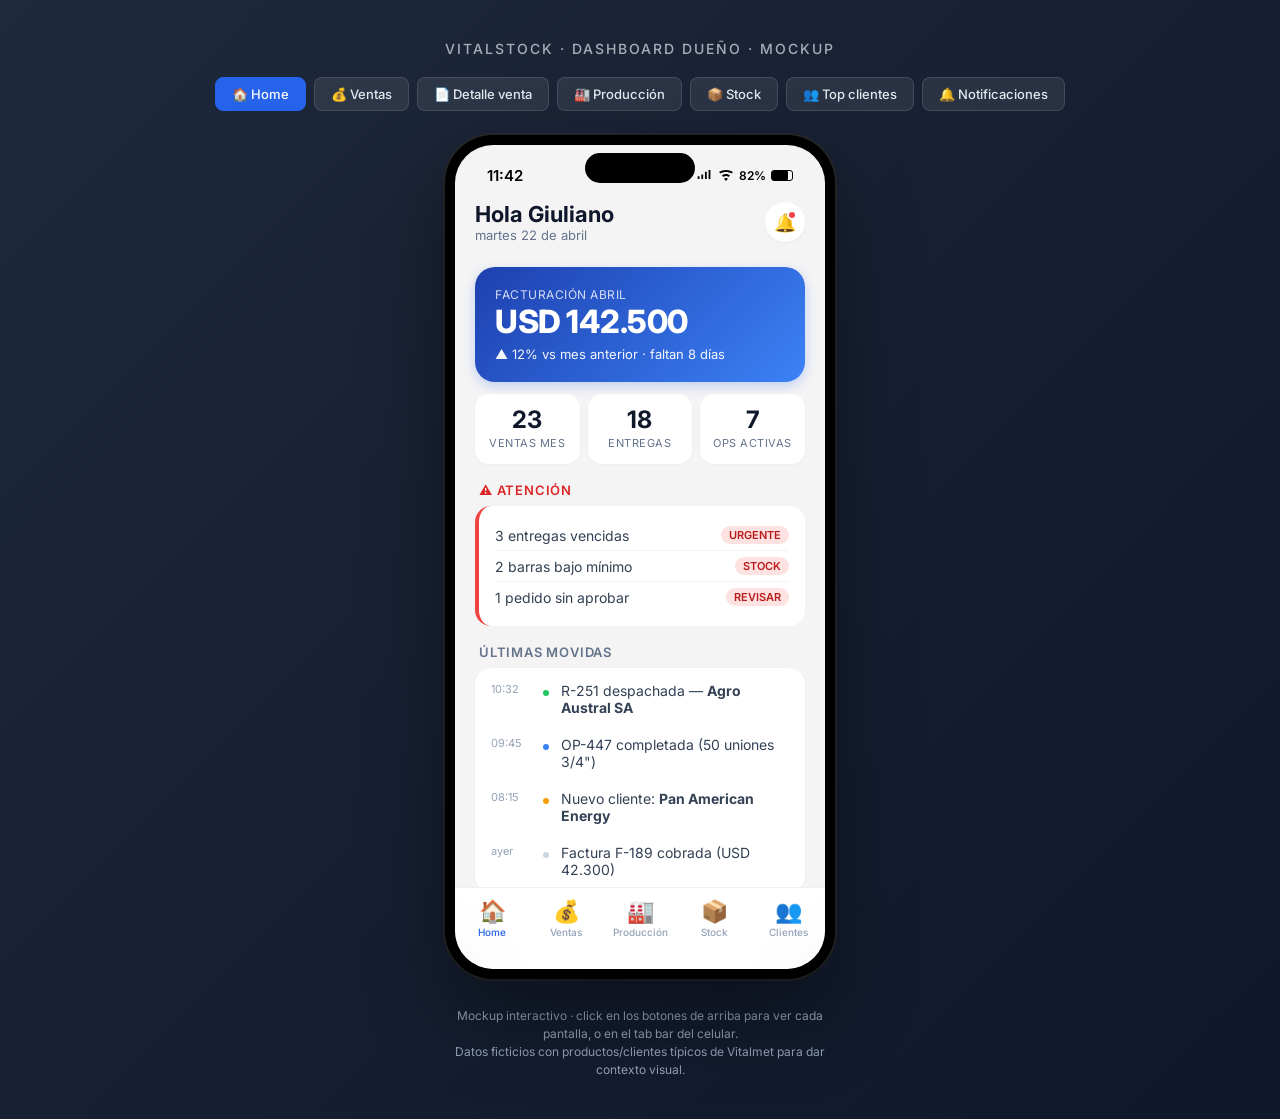
<file: mockups/vitalpulse-mockup.html>
<!DOCTYPE html>
<html lang="es">
<head>
<meta charset="UTF-8">
<meta name="viewport" content="width=device-width, initial-scale=1.0">
<title>VitalStock Dueño — Mockup</title>
<link rel="preconnect" href="https://fonts.googleapis.com">
<link rel="preconnect" href="https://fonts.gstatic.com" crossorigin>
<link href="https://fonts.googleapis.com/css2?family=Inter:wght@400;500;600;700;800&display=swap" rel="stylesheet">
<style>
  * { box-sizing: border-box; margin: 0; padding: 0; }
  html, body {
    font-family: 'Inter', -apple-system, BlinkMacSystemFont, sans-serif;
    background: linear-gradient(135deg, #1e293b 0%, #0f172a 100%);
    color: #0f172a;
    min-height: 100vh;
    -webkit-font-smoothing: antialiased;
  }
  .layout {
    display: flex;
    flex-direction: column;
    align-items: center;
    padding: 40px 20px;
    min-height: 100vh;
  }
  .title {
    color: #e2e8f0;
    font-size: 14px;
    font-weight: 500;
    text-transform: uppercase;
    letter-spacing: 2px;
    margin-bottom: 20px;
    opacity: 0.7;
  }
  .nav-screens {
    display: flex;
    gap: 8px;
    margin-bottom: 24px;
    flex-wrap: wrap;
    justify-content: center;
  }
  .nav-btn {
    background: rgba(255,255,255,0.08);
    color: #e2e8f0;
    border: 1px solid rgba(255,255,255,0.12);
    padding: 8px 16px;
    border-radius: 8px;
    cursor: pointer;
    font-size: 13px;
    font-weight: 500;
    font-family: inherit;
    transition: all 0.15s;
  }
  .nav-btn:hover { background: rgba(255,255,255,0.15); }
  .nav-btn.active {
    background: #2563eb;
    border-color: #2563eb;
    color: white;
  }

  /* Phone frame */
  .phone {
    width: 390px;
    height: 844px;
    background: #000;
    border-radius: 48px;
    padding: 10px;
    box-shadow: 0 40px 80px rgba(0,0,0,0.4), 0 0 0 2px #27272a;
    position: relative;
  }
  .phone::before {
    content: '';
    position: absolute;
    top: 18px;
    left: 50%;
    transform: translateX(-50%);
    width: 110px;
    height: 30px;
    background: #000;
    border-radius: 20px;
    z-index: 10;
  }
  .phone-screen {
    width: 100%;
    height: 100%;
    background: #f4f4f5;
    border-radius: 38px;
    overflow: hidden;
    position: relative;
    display: flex;
    flex-direction: column;
  }

  /* Status bar */
  .status-bar {
    height: 48px;
    display: flex;
    justify-content: space-between;
    align-items: center;
    padding: 0 32px;
    padding-top: 12px;
    font-size: 15px;
    font-weight: 600;
    color: #000;
    flex-shrink: 0;
  }
  .status-right { display: flex; gap: 5px; align-items: center; font-size: 14px; }

  /* Header */
  .header {
    padding: 8px 20px 16px;
    background: #f4f4f5;
    display: flex;
    justify-content: space-between;
    align-items: center;
    flex-shrink: 0;
  }
  .header-title { font-size: 22px; font-weight: 700; color: #0f172a; }
  .header-sub { font-size: 13px; color: #64748b; }
  .header-icon {
    width: 40px; height: 40px;
    background: white;
    border-radius: 20px;
    display: flex;
    align-items: center;
    justify-content: center;
    box-shadow: 0 1px 3px rgba(0,0,0,0.05);
    cursor: pointer;
    position: relative;
    font-size: 18px;
  }
  .notif-dot {
    position: absolute;
    top: 8px;
    right: 8px;
    width: 10px;
    height: 10px;
    background: #ef4444;
    border-radius: 50%;
    border: 2px solid white;
  }

  /* Content */
  .content {
    flex: 1;
    overflow-y: auto;
    padding: 8px 20px 100px;
  }
  .content::-webkit-scrollbar { display: none; }

  /* Cards */
  .card {
    background: white;
    border-radius: 16px;
    padding: 16px;
    margin-bottom: 12px;
    box-shadow: 0 1px 3px rgba(0,0,0,0.04);
  }
  .kpi-big {
    background: linear-gradient(135deg, #1e40af 0%, #3b82f6 100%);
    color: white;
    padding: 20px;
    border-radius: 20px;
    margin-bottom: 12px;
    box-shadow: 0 4px 12px rgba(37,99,235,0.25);
  }
  .kpi-big-label { font-size: 12px; opacity: 0.8; margin-bottom: 4px; text-transform: uppercase; letter-spacing: 0.5px; }
  .kpi-big-value { font-size: 32px; font-weight: 800; letter-spacing: -0.5px; line-height: 1; margin-bottom: 8px; }
  .kpi-big-trend { font-size: 13px; opacity: 0.95; }

  .kpi-row { display: grid; grid-template-columns: 1fr 1fr 1fr; gap: 8px; margin-bottom: 12px; }
  .kpi-small { background: white; padding: 14px 10px; border-radius: 14px; text-align: center; box-shadow: 0 1px 3px rgba(0,0,0,0.04); }
  .kpi-small-value { font-size: 24px; font-weight: 700; color: #0f172a; line-height: 1; }
  .kpi-small-label { font-size: 11px; color: #64748b; margin-top: 4px; text-transform: uppercase; letter-spacing: 0.5px; }

  /* Section title */
  .section-title {
    font-size: 13px;
    font-weight: 600;
    color: #64748b;
    text-transform: uppercase;
    letter-spacing: 0.8px;
    margin: 18px 0 8px;
    padding: 0 4px;
  }
  .section-title.danger { color: #dc2626; }

  /* Alert */
  .alert-card {
    background: white;
    border-radius: 16px;
    padding: 14px 16px;
    margin-bottom: 12px;
    border-left: 4px solid #ef4444;
  }
  .alert-row {
    display: flex;
    align-items: center;
    gap: 10px;
    padding: 6px 0;
    font-size: 14px;
    color: #334155;
  }
  .alert-row:not(:last-child) { border-bottom: 1px solid #f1f5f9; }
  .alert-badge {
    font-size: 11px;
    background: #fee2e2;
    color: #b91c1c;
    padding: 2px 8px;
    border-radius: 10px;
    font-weight: 600;
    margin-left: auto;
  }

  /* Timeline */
  .timeline-item {
    display: flex;
    gap: 12px;
    padding: 10px 16px;
    font-size: 14px;
    color: #334155;
  }
  .timeline-time { font-size: 11px; color: #94a3b8; min-width: 40px; }
  .timeline-dot {
    width: 6px; height: 6px;
    border-radius: 50%;
    background: #cbd5e1;
    margin-top: 8px;
    flex-shrink: 0;
  }

  /* Venta item */
  .venta-item {
    background: white;
    padding: 14px 16px;
    margin-bottom: 8px;
    border-radius: 14px;
    box-shadow: 0 1px 3px rgba(0,0,0,0.03);
    cursor: pointer;
  }
  .venta-top { display: flex; justify-content: space-between; align-items: center; margin-bottom: 6px; }
  .venta-time { font-size: 11px; color: #94a3b8; font-weight: 500; }
  .venta-estado {
    font-size: 11px; font-weight: 600;
    padding: 3px 9px;
    border-radius: 10px;
  }
  .e-entregado { background: #dcfce7; color: #166534; }
  .e-preparacion { background: #fef3c7; color: #92400e; }
  .e-ingresado { background: #e0e7ff; color: #3730a3; }
  .e-facturado { background: #f3e8ff; color: #6b21a8; }
  .venta-cliente { font-weight: 600; color: #0f172a; font-size: 15px; margin-bottom: 2px; }
  .venta-bottom { display: flex; justify-content: space-between; align-items: center; margin-top: 4px; }
  .venta-monto { font-size: 15px; font-weight: 700; color: #0f172a; }
  .venta-remito { font-size: 12px; color: #64748b; }

  /* Filter tabs */
  .filters {
    display: flex;
    gap: 6px;
    margin-bottom: 12px;
    padding: 0 2px;
  }
  .filter {
    padding: 7px 14px;
    background: white;
    border-radius: 20px;
    font-size: 13px;
    font-weight: 500;
    color: #64748b;
    cursor: pointer;
    box-shadow: 0 1px 2px rgba(0,0,0,0.03);
  }
  .filter.active { background: #0f172a; color: white; }

  /* OP card */
  .op-card {
    background: white;
    padding: 14px 16px;
    border-radius: 14px;
    margin-bottom: 10px;
    box-shadow: 0 1px 3px rgba(0,0,0,0.03);
  }
  .op-top { display: flex; justify-content: space-between; margin-bottom: 4px; }
  .op-id { font-size: 11px; color: #94a3b8; font-weight: 600; letter-spacing: 0.5px; }
  .op-title { font-weight: 600; font-size: 15px; color: #0f172a; margin-bottom: 2px; }
  .op-cliente { font-size: 12px; color: #64748b; margin-bottom: 10px; }
  .op-progress { background: #f1f5f9; height: 6px; border-radius: 10px; overflow: hidden; margin-bottom: 6px; }
  .op-progress-fill { height: 100%; background: #2563eb; border-radius: 10px; }
  .op-progress-text { font-size: 11px; color: #64748b; font-weight: 500; }

  /* Stock row */
  .stock-row {
    background: white;
    padding: 14px 16px;
    border-radius: 14px;
    margin-bottom: 8px;
    display: flex;
    justify-content: space-between;
    align-items: center;
    box-shadow: 0 1px 3px rgba(0,0,0,0.03);
  }
  .stock-row.warn { border-left: 4px solid #ef4444; }
  .stock-name { font-weight: 600; font-size: 14px; color: #0f172a; margin-bottom: 2px; }
  .stock-qty { font-size: 12px; color: #64748b; }
  .stock-bar {
    width: 80px;
    height: 5px;
    background: #f1f5f9;
    border-radius: 10px;
    overflow: hidden;
  }
  .stock-bar-fill { height: 100%; background: #22c55e; }
  .stock-bar-fill.warn { background: #ef4444; }

  /* Cliente rank */
  .cliente-rank {
    background: white;
    padding: 14px 16px;
    border-radius: 14px;
    margin-bottom: 8px;
    box-shadow: 0 1px 3px rgba(0,0,0,0.03);
  }
  .rank-top { display: flex; justify-content: space-between; align-items: center; margin-bottom: 6px; }
  .rank-pos {
    background: #0f172a;
    color: white;
    width: 26px; height: 26px;
    border-radius: 13px;
    display: inline-flex;
    align-items: center;
    justify-content: center;
    font-size: 12px;
    font-weight: 700;
    margin-right: 10px;
  }
  .rank-top:first-child .rank-pos { background: linear-gradient(135deg, #eab308, #facc15); }
  .rank-name { font-weight: 600; font-size: 14px; color: #0f172a; }
  .rank-amount { font-weight: 700; color: #0f172a; font-size: 14px; }
  .rank-bar {
    height: 6px;
    background: #f1f5f9;
    border-radius: 10px;
    overflow: hidden;
  }
  .rank-bar-fill { height: 100%; background: linear-gradient(90deg, #3b82f6, #8b5cf6); border-radius: 10px; }

  /* Venta detalle */
  .back-btn {
    display: flex;
    align-items: center;
    gap: 6px;
    font-size: 16px;
    color: #2563eb;
    font-weight: 500;
    cursor: pointer;
  }
  .detalle-section {
    background: white;
    padding: 16px;
    border-radius: 16px;
    margin-bottom: 12px;
  }
  .detalle-label { font-size: 12px; color: #94a3b8; text-transform: uppercase; letter-spacing: 0.5px; margin-bottom: 4px; }
  .detalle-value { font-size: 16px; color: #0f172a; font-weight: 500; margin-bottom: 12px; }
  .detalle-value:last-child { margin-bottom: 0; }
  .item-row {
    display: flex;
    justify-content: space-between;
    padding: 10px 0;
    border-bottom: 1px solid #f1f5f9;
  }
  .item-row:last-child { border: none; }
  .item-desc { font-size: 14px; color: #334155; }
  .item-qty { font-size: 13px; color: #64748b; }
  .item-total { font-weight: 600; color: #0f172a; font-size: 14px; }
  .total-row {
    display: flex;
    justify-content: space-between;
    align-items: baseline;
    padding-top: 14px;
    margin-top: 6px;
    border-top: 1px solid #e2e8f0;
  }
  .total-label { font-size: 12px; color: #64748b; text-transform: uppercase; letter-spacing: 0.5px; }
  .total-value { font-size: 22px; font-weight: 800; color: #0f172a; }
  .action-buttons { display: grid; grid-template-columns: 1fr 1fr; gap: 10px; margin-top: 16px; }
  .action-btn {
    background: white;
    padding: 14px;
    border-radius: 14px;
    text-align: center;
    font-weight: 600;
    font-size: 14px;
    color: #2563eb;
    cursor: pointer;
    border: 1px solid #dbeafe;
  }

  /* Notificaciones */
  .notif-item {
    background: white;
    padding: 14px 16px;
    border-radius: 14px;
    margin-bottom: 8px;
    display: flex;
    gap: 12px;
    align-items: flex-start;
  }
  .notif-icon {
    width: 36px; height: 36px;
    border-radius: 18px;
    display: flex;
    align-items: center;
    justify-content: center;
    font-size: 16px;
    flex-shrink: 0;
  }
  .notif-icon.i-new { background: #dcfce7; }
  .notif-icon.i-warn { background: #fef3c7; }
  .notif-icon.i-info { background: #dbeafe; }
  .notif-body { flex: 1; }
  .notif-title { font-weight: 600; font-size: 14px; color: #0f172a; margin-bottom: 2px; }
  .notif-desc { font-size: 13px; color: #64748b; line-height: 1.4; }
  .notif-time { font-size: 11px; color: #94a3b8; margin-top: 4px; }
  .notif-day { font-size: 12px; color: #94a3b8; text-transform: uppercase; letter-spacing: 0.5px; margin: 16px 4px 8px; font-weight: 600; }

  /* Tab bar */
  .tab-bar {
    position: absolute;
    bottom: 0;
    left: 0;
    right: 0;
    height: 82px;
    background: rgba(255,255,255,0.92);
    backdrop-filter: blur(20px);
    -webkit-backdrop-filter: blur(20px);
    border-top: 1px solid rgba(0,0,0,0.06);
    display: flex;
    justify-content: space-around;
    align-items: flex-start;
    padding-top: 12px;
    border-radius: 0 0 38px 38px;
    flex-shrink: 0;
  }
  .tab {
    flex: 1;
    display: flex;
    flex-direction: column;
    align-items: center;
    gap: 4px;
    cursor: pointer;
    color: #94a3b8;
    transition: color 0.15s;
  }
  .tab.active { color: #2563eb; }
  .tab-icon { font-size: 22px; line-height: 1; }
  .tab-label { font-size: 10px; font-weight: 500; }

  /* Screen visibility */
  .screen { display: none; flex: 1; overflow: hidden; flex-direction: column; }
  .screen.active { display: flex; }

  .footer-note {
    margin-top: 28px;
    color: #94a3b8;
    font-size: 12px;
    text-align: center;
    max-width: 400px;
    line-height: 1.5;
  }
</style>
</head>
<body>

<div class="layout">
  <div class="title">VitalStock · Dashboard Dueño · Mockup</div>

  <div class="nav-screens">
    <button class="nav-btn active" data-screen="home">🏠 Home</button>
    <button class="nav-btn" data-screen="ventas">💰 Ventas</button>
    <button class="nav-btn" data-screen="detalle">📄 Detalle venta</button>
    <button class="nav-btn" data-screen="produccion">🏭 Producción</button>
    <button class="nav-btn" data-screen="stock">📦 Stock</button>
    <button class="nav-btn" data-screen="clientes">👥 Top clientes</button>
    <button class="nav-btn" data-screen="notif">🔔 Notificaciones</button>
  </div>

  <div class="phone">
    <div class="phone-screen">
      <!-- Status bar -->
      <div class="status-bar">
        <span>11:42</span>
        <span class="status-right">
          <svg width="17" height="10" viewBox="0 0 17 11" fill="none"><path d="M1 10h2V7H1v3zm4 0h2V5H5v5zm4 0h2V2H9v8zm4 0h2V0h-2v10z" fill="currentColor"/></svg>
          <svg width="16" height="11" viewBox="0 0 16 11" fill="none"><path d="M8 0C5.5 0 3 .7 1 2l1.5 1.5C4 2.5 6 2 8 2s4 .5 5.5 1.5L15 2C13 .7 10.5 0 8 0zm0 4C6.5 4 5 4.5 4 5.5L5.5 7c.7-.5 1.5-1 2.5-1s1.8.5 2.5 1L12 5.5C11 4.5 9.5 4 8 4zm0 4c-.8 0-1.5.3-2 .8L8 11l2-2.2c-.5-.5-1.2-.8-2-.8z" fill="currentColor"/></svg>
          <span style="font-size:12px;">82%</span>
          <div style="width:22px;height:11px;border:1.5px solid #000;border-radius:3px;position:relative;"><div style="width:80%;height:100%;background:#000;border-radius:1px;"></div></div>
        </span>
      </div>

      <!-- ─── HOME ─── -->
      <div class="screen active" data-screen="home">
        <div class="header">
          <div>
            <div class="header-title">Hola Giuliano</div>
            <div class="header-sub">martes 22 de abril</div>
          </div>
          <div class="header-icon">
            🔔
            <span class="notif-dot"></span>
          </div>
        </div>
        <div class="content">
          <div class="kpi-big">
            <div class="kpi-big-label">Facturación abril</div>
            <div class="kpi-big-value">USD 142.500</div>
            <div class="kpi-big-trend">▲ 12% vs mes anterior · faltan 8 días</div>
          </div>

          <div class="kpi-row">
            <div class="kpi-small">
              <div class="kpi-small-value">23</div>
              <div class="kpi-small-label">Ventas mes</div>
            </div>
            <div class="kpi-small">
              <div class="kpi-small-value">18</div>
              <div class="kpi-small-label">Entregas</div>
            </div>
            <div class="kpi-small">
              <div class="kpi-small-value">7</div>
              <div class="kpi-small-label">OPs activas</div>
            </div>
          </div>

          <div class="section-title danger">⚠️ Atención</div>
          <div class="alert-card">
            <div class="alert-row">
              <span>3 entregas vencidas</span>
              <span class="alert-badge">URGENTE</span>
            </div>
            <div class="alert-row">
              <span>2 barras bajo mínimo</span>
              <span class="alert-badge">STOCK</span>
            </div>
            <div class="alert-row">
              <span>1 pedido sin aprobar</span>
              <span class="alert-badge">REVISAR</span>
            </div>
          </div>

          <div class="section-title">Últimas movidas</div>
          <div class="card" style="padding:4px 0;">
            <div class="timeline-item">
              <div class="timeline-time">10:32</div>
              <div class="timeline-dot" style="background:#22c55e;"></div>
              <div>R-251 despachada — <b>Agro Austral SA</b></div>
            </div>
            <div class="timeline-item">
              <div class="timeline-time">09:45</div>
              <div class="timeline-dot" style="background:#3b82f6;"></div>
              <div>OP-447 completada (50 uniones 3/4")</div>
            </div>
            <div class="timeline-item">
              <div class="timeline-time">08:15</div>
              <div class="timeline-dot" style="background:#f59e0b;"></div>
              <div>Nuevo cliente: <b>Pan American Energy</b></div>
            </div>
            <div class="timeline-item">
              <div class="timeline-time">ayer</div>
              <div class="timeline-dot"></div>
              <div>Factura F-189 cobrada (USD 42.300)</div>
            </div>
          </div>
        </div>
      </div>

      <!-- ─── VENTAS ─── -->
      <div class="screen" data-screen="ventas">
        <div class="header">
          <div>
            <div class="header-title">Ventas</div>
            <div class="header-sub">23 este mes · USD 142.500</div>
          </div>
          <div class="header-icon">🔍</div>
        </div>
        <div class="content">
          <div class="filters">
            <div class="filter active">Hoy</div>
            <div class="filter">Semana</div>
            <div class="filter">Mes</div>
            <div class="filter">Año</div>
          </div>

          <div class="venta-item">
            <div class="venta-top">
              <span class="venta-time">10:32</span>
              <span class="venta-estado e-entregado">Entregado</span>
            </div>
            <div class="venta-cliente">Agro Austral SA</div>
            <div class="venta-bottom">
              <span class="venta-remito">R-251 · P-7821</span>
              <span class="venta-monto">USD 12.500</span>
            </div>
          </div>

          <div class="venta-item">
            <div class="venta-top">
              <span class="venta-time">09:15</span>
              <span class="venta-estado e-preparacion">En preparación</span>
            </div>
            <div class="venta-cliente">Petrolera del Norte</div>
            <div class="venta-bottom">
              <span class="venta-remito">R-250 · P-7820</span>
              <span class="venta-monto">USD 28.300</span>
            </div>
          </div>

          <div class="venta-item">
            <div class="venta-top">
              <span class="venta-time">08:45</span>
              <span class="venta-estado e-ingresado">Ingresado</span>
            </div>
            <div class="venta-cliente">Villa Martelli Industrial</div>
            <div class="venta-bottom">
              <span class="venta-remito">R-249 · P-7819</span>
              <span class="venta-monto">USD 4.800</span>
            </div>
          </div>

          <div class="venta-item">
            <div class="venta-top">
              <span class="venta-time">ayer 17:30</span>
              <span class="venta-estado e-facturado">Facturado</span>
            </div>
            <div class="venta-cliente">YPF — Neuquén</div>
            <div class="venta-bottom">
              <span class="venta-remito">R-248 · P-7818</span>
              <span class="venta-monto">USD 42.300</span>
            </div>
          </div>

          <div class="venta-item">
            <div class="venta-top">
              <span class="venta-time">ayer 14:20</span>
              <span class="venta-estado e-entregado">Entregado</span>
            </div>
            <div class="venta-cliente">TGS — Compresora Loma</div>
            <div class="venta-bottom">
              <span class="venta-remito">R-247 · P-7817</span>
              <span class="venta-monto">USD 18.700</span>
            </div>
          </div>
        </div>
      </div>

      <!-- ─── DETALLE VENTA ─── -->
      <div class="screen" data-screen="detalle">
        <div class="header">
          <div class="back-btn">← Volver</div>
          <div class="header-icon">⋯</div>
        </div>
        <div class="content">
          <div style="margin-bottom:20px; padding:0 4px;">
            <div style="font-size:12px;color:#94a3b8;font-weight:600;letter-spacing:0.5px;">REMITO R-251</div>
            <div style="font-size:24px;font-weight:700;color:#0f172a;margin-top:2px;">Agro Austral SA</div>
            <span class="venta-estado e-entregado" style="margin-top:6px;display:inline-block;">Entregado · 22 abr 10:32</span>
          </div>

          <div class="detalle-section">
            <div class="detalle-label">Cliente</div>
            <div class="detalle-value">Agro Austral SA<br><span style="font-size:13px;color:#64748b;">CUIT 30-71234567-8</span></div>
            <div class="detalle-label">Pedido</div>
            <div class="detalle-value">P-7821 · ingresado 20 abr</div>
            <div class="detalle-label">Entrega</div>
            <div class="detalle-value">22 abril 2026 ✅</div>
            <div class="detalle-label">Condición de pago</div>
            <div class="detalle-value">Cuenta corriente 30 días</div>
          </div>

          <div class="section-title" style="margin-top:8px;">Items (3)</div>
          <div class="detalle-section">
            <div class="item-row">
              <div>
                <div class="item-desc">Uniones 3/4"</div>
                <div class="item-qty">50 unid · USD 250 c/u</div>
              </div>
              <div class="item-total">USD 12.500</div>
            </div>
            <div class="item-row">
              <div>
                <div class="item-desc">Válvulas 2"</div>
                <div class="item-qty">4 unid · USD 875 c/u</div>
              </div>
              <div class="item-total">USD 3.500</div>
            </div>
            <div class="item-row">
              <div>
                <div class="item-desc">Anillo BX-155</div>
                <div class="item-qty">20 unid · USD 35 c/u</div>
              </div>
              <div class="item-total">USD 700</div>
            </div>
            <div class="total-row">
              <span class="total-label">Total</span>
              <span class="total-value">USD 16.700</span>
            </div>
          </div>

          <div class="action-buttons">
            <div class="action-btn">📞 Llamar</div>
            <div class="action-btn">📧 Reenviar mail</div>
          </div>
        </div>
      </div>

      <!-- ─── PRODUCCIÓN ─── -->
      <div class="screen" data-screen="produccion">
        <div class="header">
          <div>
            <div class="header-title">Producción</div>
            <div class="header-sub">7 OPs activas · 312 horas este mes</div>
          </div>
          <div class="header-icon">🔍</div>
        </div>
        <div class="content">
          <div class="filters">
            <div class="filter active">En curso</div>
            <div class="filter">Todas</div>
            <div class="filter">Completadas</div>
          </div>

          <div class="op-card">
            <div class="op-top">
              <span class="op-id">OP-447</span>
              <span class="venta-time">empezó ayer</span>
            </div>
            <div class="op-title">50 uniones 3/4"</div>
            <div class="op-cliente">Para: Agro Austral SA · R-252</div>
            <div class="op-progress">
              <div class="op-progress-fill" style="width:80%;"></div>
            </div>
            <div class="op-progress-text">80% · estimado: 3 días más</div>
          </div>

          <div class="op-card">
            <div class="op-top">
              <span class="op-id">OP-446</span>
              <span class="venta-time">empezó hoy</span>
            </div>
            <div class="op-title">12 válvulas 2"</div>
            <div class="op-cliente">Para: Petrolera del Norte · R-253</div>
            <div class="op-progress">
              <div class="op-progress-fill" style="width:20%;"></div>
            </div>
            <div class="op-progress-text">20% · estimado: 6 días más</div>
          </div>

          <div class="op-card">
            <div class="op-top">
              <span class="op-id">OP-445</span>
              <span class="venta-time" style="color:#f59e0b;">⏸ Suspendida</span>
            </div>
            <div class="op-title">Anillos BX-155 × 20</div>
            <div class="op-cliente">Para: YPF Neuquén · esperando MTC</div>
          </div>

          <div class="op-card">
            <div class="op-top">
              <span class="op-id">OP-444</span>
              <span class="venta-time">empezó lunes</span>
            </div>
            <div class="op-title">4 codos 4" 90°</div>
            <div class="op-cliente">Para: TGS Compresora Loma</div>
            <div class="op-progress">
              <div class="op-progress-fill" style="width:55%;"></div>
            </div>
            <div class="op-progress-text">55% · estimado: 2 días más</div>
          </div>
        </div>
      </div>

      <!-- ─── STOCK ─── -->
      <div class="screen" data-screen="stock">
        <div class="header">
          <div>
            <div class="header-title">Stock</div>
            <div class="header-sub">34 barras · 2 bajo mínimo</div>
          </div>
          <div class="header-icon">🔍</div>
        </div>
        <div class="content">
          <div class="section-title danger">⚠️ Bajo mínimo (2)</div>
          <div class="stock-row warn">
            <div>
              <div class="stock-name">Acero 4140 ø 50mm</div>
              <div class="stock-qty">12 m · mínimo 30 m</div>
            </div>
            <div class="stock-bar">
              <div class="stock-bar-fill warn" style="width:40%;"></div>
            </div>
          </div>
          <div class="stock-row warn">
            <div>
              <div class="stock-name">Inoxidable 304 ø 25mm</div>
              <div class="stock-qty">5 m · mínimo 20 m</div>
            </div>
            <div class="stock-bar">
              <div class="stock-bar-fill warn" style="width:25%;"></div>
            </div>
          </div>

          <div class="section-title">OK (32 items)</div>
          <div class="stock-row">
            <div>
              <div class="stock-name">Acero 1045 ø 40mm</div>
              <div class="stock-qty">480 m · óptimo</div>
            </div>
            <div class="stock-bar">
              <div class="stock-bar-fill" style="width:95%;"></div>
            </div>
          </div>
          <div class="stock-row">
            <div>
              <div class="stock-name">Acero 4140 ø 80mm</div>
              <div class="stock-qty">220 m · óptimo</div>
            </div>
            <div class="stock-bar">
              <div class="stock-bar-fill" style="width:75%;"></div>
            </div>
          </div>
          <div class="stock-row">
            <div>
              <div class="stock-name">Acero 4140 ø 60mm</div>
              <div class="stock-qty">180 m · óptimo</div>
            </div>
            <div class="stock-bar">
              <div class="stock-bar-fill" style="width:65%;"></div>
            </div>
          </div>
          <div class="stock-row">
            <div>
              <div class="stock-name">Inoxidable 316 ø 40mm</div>
              <div class="stock-qty">95 m · óptimo</div>
            </div>
            <div class="stock-bar">
              <div class="stock-bar-fill" style="width:55%;"></div>
            </div>
          </div>
          <div class="stock-row">
            <div>
              <div class="stock-name">Acero 1045 ø 60mm</div>
              <div class="stock-qty">140 m · óptimo</div>
            </div>
            <div class="stock-bar">
              <div class="stock-bar-fill" style="width:60%;"></div>
            </div>
          </div>
        </div>
      </div>

      <!-- ─── CLIENTES ─── -->
      <div class="screen" data-screen="clientes">
        <div class="header">
          <div>
            <div class="header-title">Top Clientes</div>
            <div class="header-sub">Año 2026 · USD 1.2M total</div>
          </div>
          <div class="header-icon">🔍</div>
        </div>
        <div class="content">
          <div class="filters">
            <div class="filter">Mes</div>
            <div class="filter active">Año</div>
            <div class="filter">Histórico</div>
          </div>

          <div class="cliente-rank">
            <div class="rank-top">
              <div style="display:flex;align-items:center;">
                <span class="rank-pos">1</span>
                <span class="rank-name">Agro Austral SA</span>
              </div>
              <span class="rank-amount">USD 425K</span>
            </div>
            <div class="rank-bar"><div class="rank-bar-fill" style="width:100%;"></div></div>
          </div>

          <div class="cliente-rank">
            <div class="rank-top">
              <div style="display:flex;align-items:center;">
                <span class="rank-pos">2</span>
                <span class="rank-name">Petrolera del Norte</span>
              </div>
              <span class="rank-amount">USD 312K</span>
            </div>
            <div class="rank-bar"><div class="rank-bar-fill" style="width:73%;"></div></div>
          </div>

          <div class="cliente-rank">
            <div class="rank-top">
              <div style="display:flex;align-items:center;">
                <span class="rank-pos">3</span>
                <span class="rank-name">YPF — Neuquén</span>
              </div>
              <span class="rank-amount">USD 178K</span>
            </div>
            <div class="rank-bar"><div class="rank-bar-fill" style="width:42%;"></div></div>
          </div>

          <div class="cliente-rank">
            <div class="rank-top">
              <div style="display:flex;align-items:center;">
                <span class="rank-pos">4</span>
                <span class="rank-name">TGS Compresora Loma</span>
              </div>
              <span class="rank-amount">USD 124K</span>
            </div>
            <div class="rank-bar"><div class="rank-bar-fill" style="width:29%;"></div></div>
          </div>

          <div class="cliente-rank">
            <div class="rank-top">
              <div style="display:flex;align-items:center;">
                <span class="rank-pos">5</span>
                <span class="rank-name">Villa Martelli Industrial</span>
              </div>
              <span class="rank-amount">USD 87K</span>
            </div>
            <div class="rank-bar"><div class="rank-bar-fill" style="width:20%;"></div></div>
          </div>

          <div class="cliente-rank">
            <div class="rank-top">
              <div style="display:flex;align-items:center;">
                <span class="rank-pos">6</span>
                <span class="rank-name">Pan American Energy</span>
              </div>
              <span class="rank-amount">USD 62K</span>
            </div>
            <div class="rank-bar"><div class="rank-bar-fill" style="width:15%;"></div></div>
          </div>
        </div>
      </div>

      <!-- ─── NOTIFICACIONES ─── -->
      <div class="screen" data-screen="notif">
        <div class="header">
          <div>
            <div class="header-title">Notificaciones</div>
            <div class="header-sub">3 nuevas</div>
          </div>
          <div class="header-icon">⋯</div>
        </div>
        <div class="content">
          <div class="notif-day">Hoy</div>

          <div class="notif-item">
            <div class="notif-icon i-new">🆕</div>
            <div class="notif-body">
              <div class="notif-title">Nueva venta</div>
              <div class="notif-desc">R-252 · Petrolera del Norte · USD 15.200</div>
              <div class="notif-time">11:30</div>
            </div>
          </div>

          <div class="notif-item">
            <div class="notif-icon i-warn">⚠️</div>
            <div class="notif-body">
              <div class="notif-title">Stock bajo mínimo</div>
              <div class="notif-desc">Acero 4140 ø 50mm — 12 m restantes (mín 30 m)</div>
              <div class="notif-time">09:45</div>
            </div>
          </div>

          <div class="notif-item">
            <div class="notif-icon i-info">📅</div>
            <div class="notif-body">
              <div class="notif-title">Recordatorio entregas</div>
              <div class="notif-desc">3 entregas programadas para hoy</div>
              <div class="notif-time">08:00</div>
            </div>
          </div>

          <div class="notif-day">Ayer</div>

          <div class="notif-item">
            <div class="notif-icon i-new">✅</div>
            <div class="notif-body">
              <div class="notif-title">OP completada</div>
              <div class="notif-desc">OP-444 — 4 codos 4" 90° listos para despacho</div>
              <div class="notif-time">17:22</div>
            </div>
          </div>

          <div class="notif-item">
            <div class="notif-icon i-info">💰</div>
            <div class="notif-body">
              <div class="notif-title">Cobranza acreditada</div>
              <div class="notif-desc">Factura F-189 cobrada · USD 42.300 · TGS</div>
              <div class="notif-time">14:15</div>
            </div>
          </div>
        </div>
      </div>

      <!-- ─── TAB BAR ─── -->
      <div class="tab-bar">
        <div class="tab active" data-tab="home">
          <div class="tab-icon">🏠</div>
          <div class="tab-label">Home</div>
        </div>
        <div class="tab" data-tab="ventas">
          <div class="tab-icon">💰</div>
          <div class="tab-label">Ventas</div>
        </div>
        <div class="tab" data-tab="produccion">
          <div class="tab-icon">🏭</div>
          <div class="tab-label">Producción</div>
        </div>
        <div class="tab" data-tab="stock">
          <div class="tab-icon">📦</div>
          <div class="tab-label">Stock</div>
        </div>
        <div class="tab" data-tab="clientes">
          <div class="tab-icon">👥</div>
          <div class="tab-label">Clientes</div>
        </div>
      </div>
    </div>
  </div>

  <div class="footer-note">
    Mockup interactivo · click en los botones de arriba para ver cada pantalla, o en el tab bar del celular.<br>
    Datos ficticios con productos/clientes típicos de Vitalmet para dar contexto visual.
  </div>
</div>

<script>
  function show(screenId) {
    // Oculta todos los screens
    document.querySelectorAll('.screen').forEach(s => s.classList.remove('active'));
    // Muestra el pedido
    const target = document.querySelector(`.screen[data-screen="${screenId}"]`);
    if (target) target.classList.add('active');
    // Sincroniza nav superior
    document.querySelectorAll('.nav-btn').forEach(b => {
      b.classList.toggle('active', b.dataset.screen === screenId);
    });
    // Sincroniza tab bar inferior (solo los 5 tabs principales)
    const mainTabs = ['home','ventas','produccion','stock','clientes'];
    document.querySelectorAll('.tab').forEach(t => {
      t.classList.toggle('active', t.dataset.tab === screenId);
    });
  }

  document.querySelectorAll('.nav-btn').forEach(btn => {
    btn.addEventListener('click', () => show(btn.dataset.screen));
  });
  document.querySelectorAll('.tab').forEach(tab => {
    tab.addEventListener('click', () => show(tab.dataset.tab));
  });
  // Click en venta → detalle
  document.querySelectorAll('.venta-item').forEach(v => {
    v.addEventListener('click', () => show('detalle'));
  });
</script>

</body>
</html>
</file>
